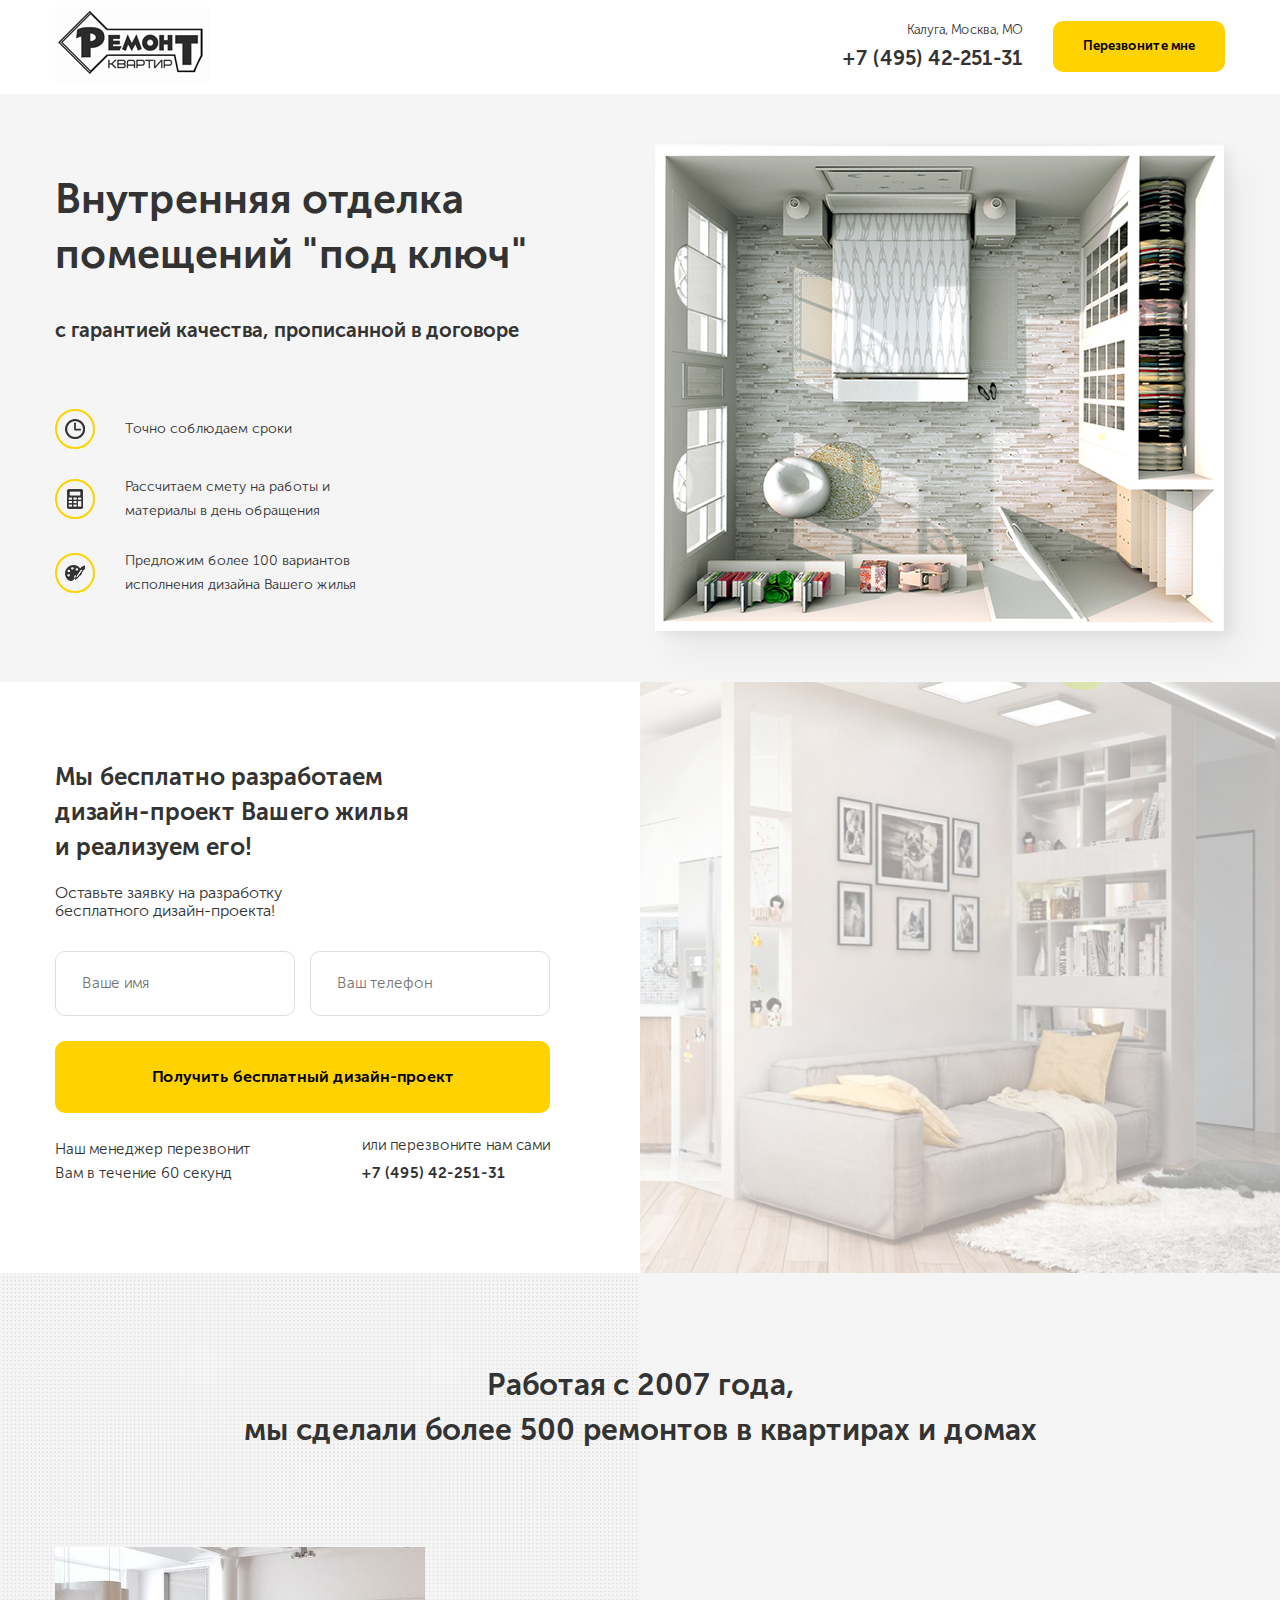
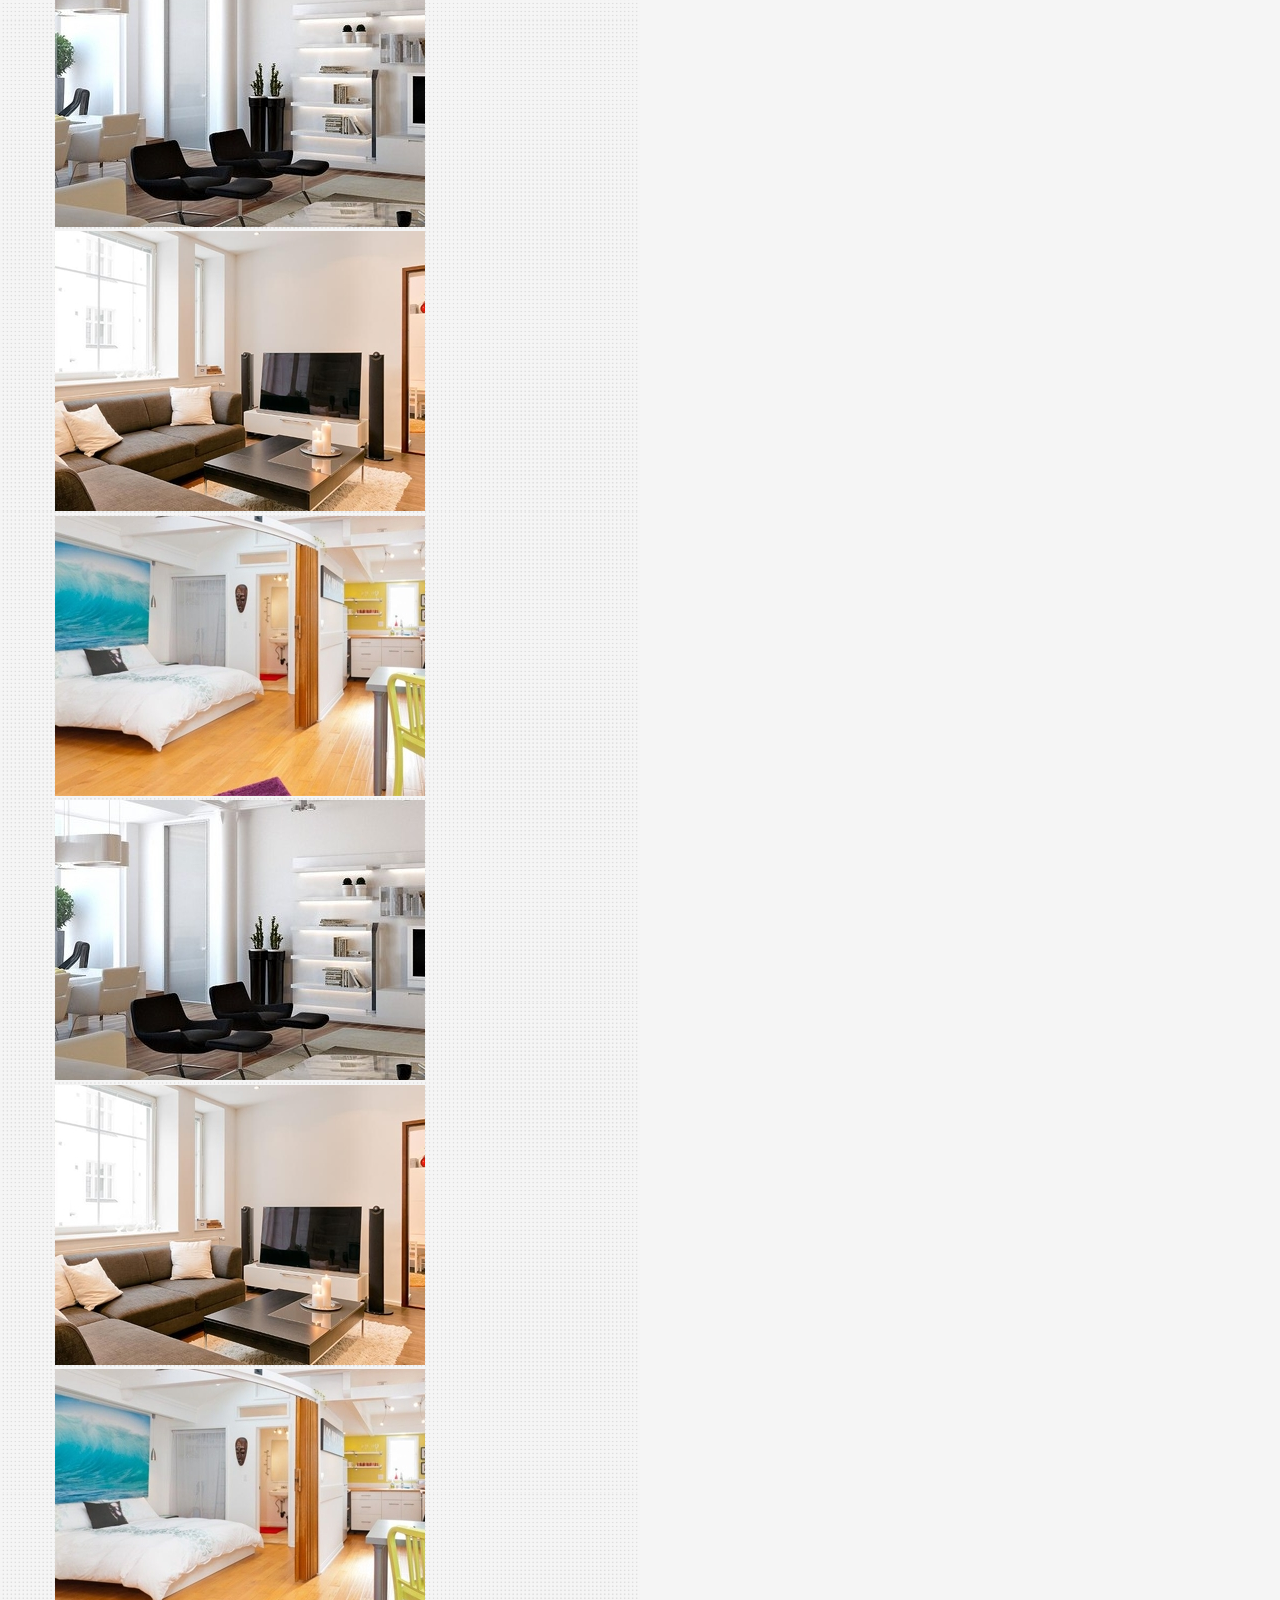
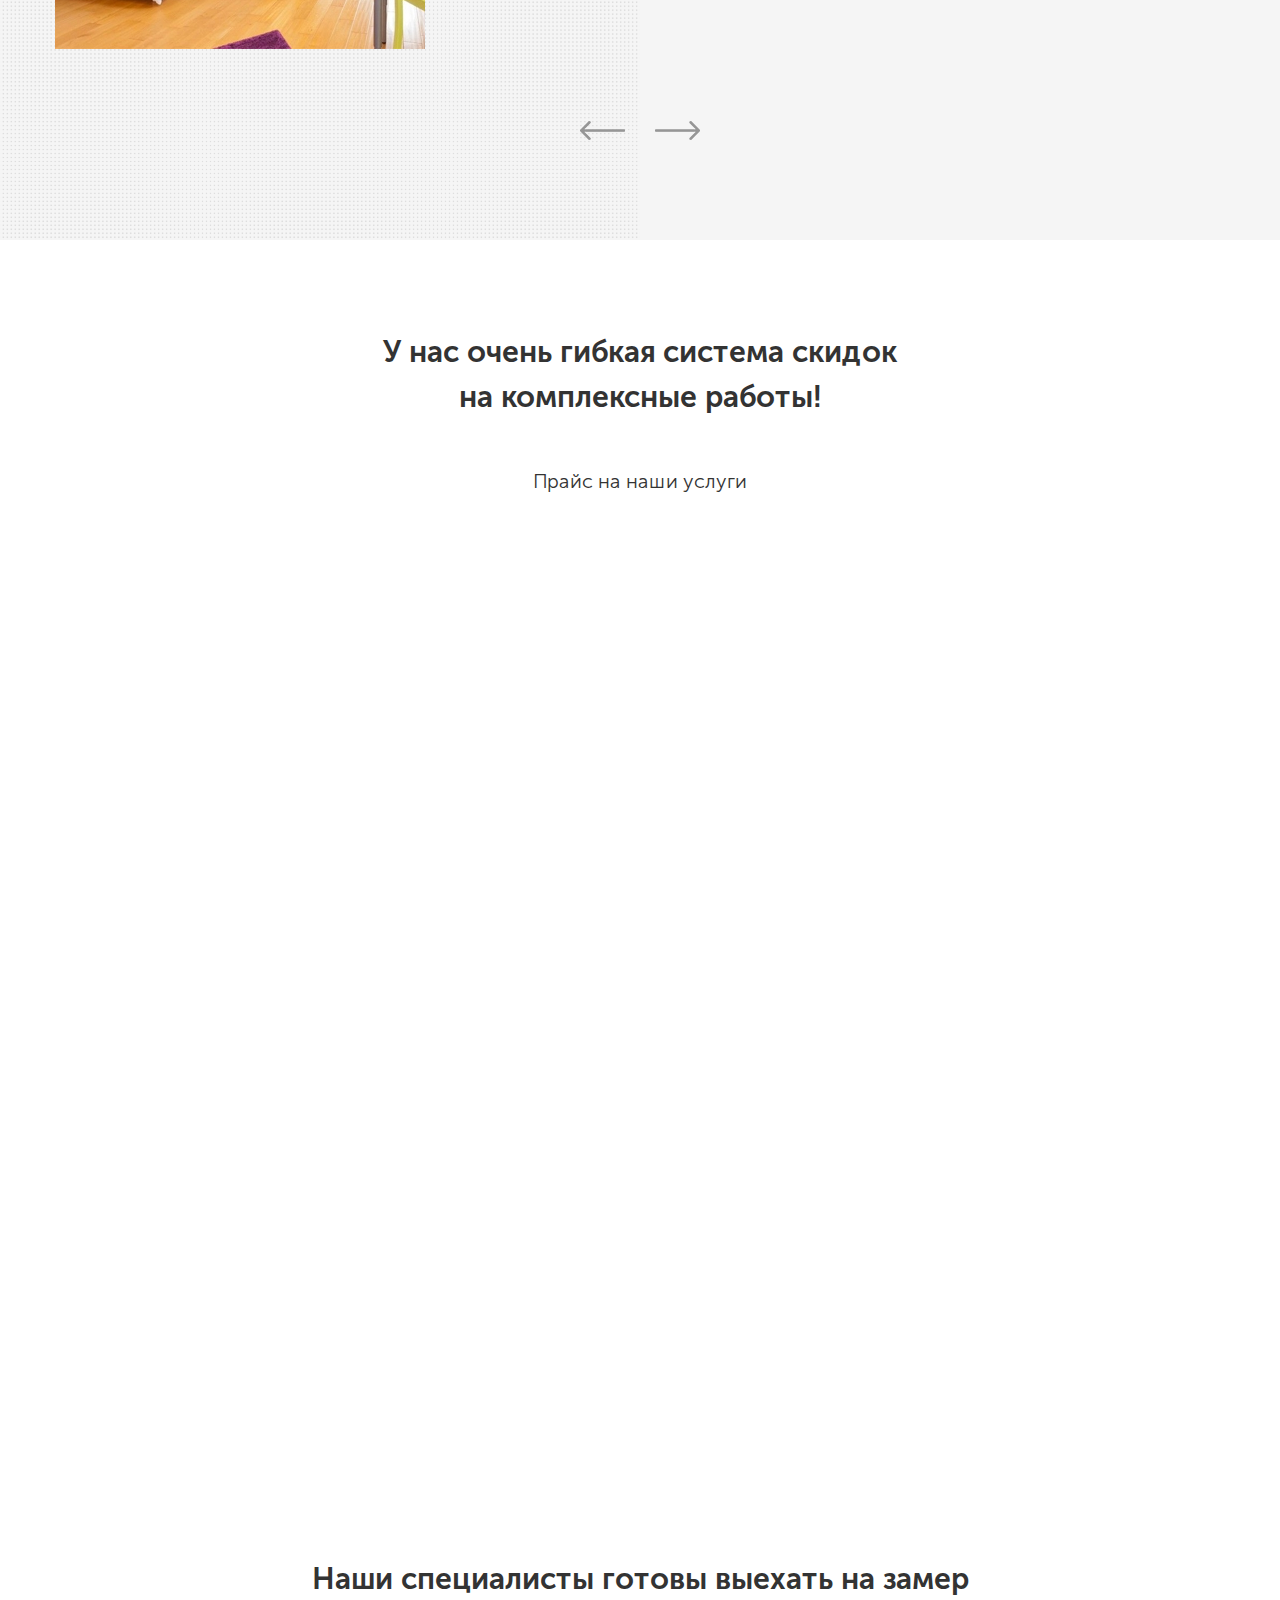
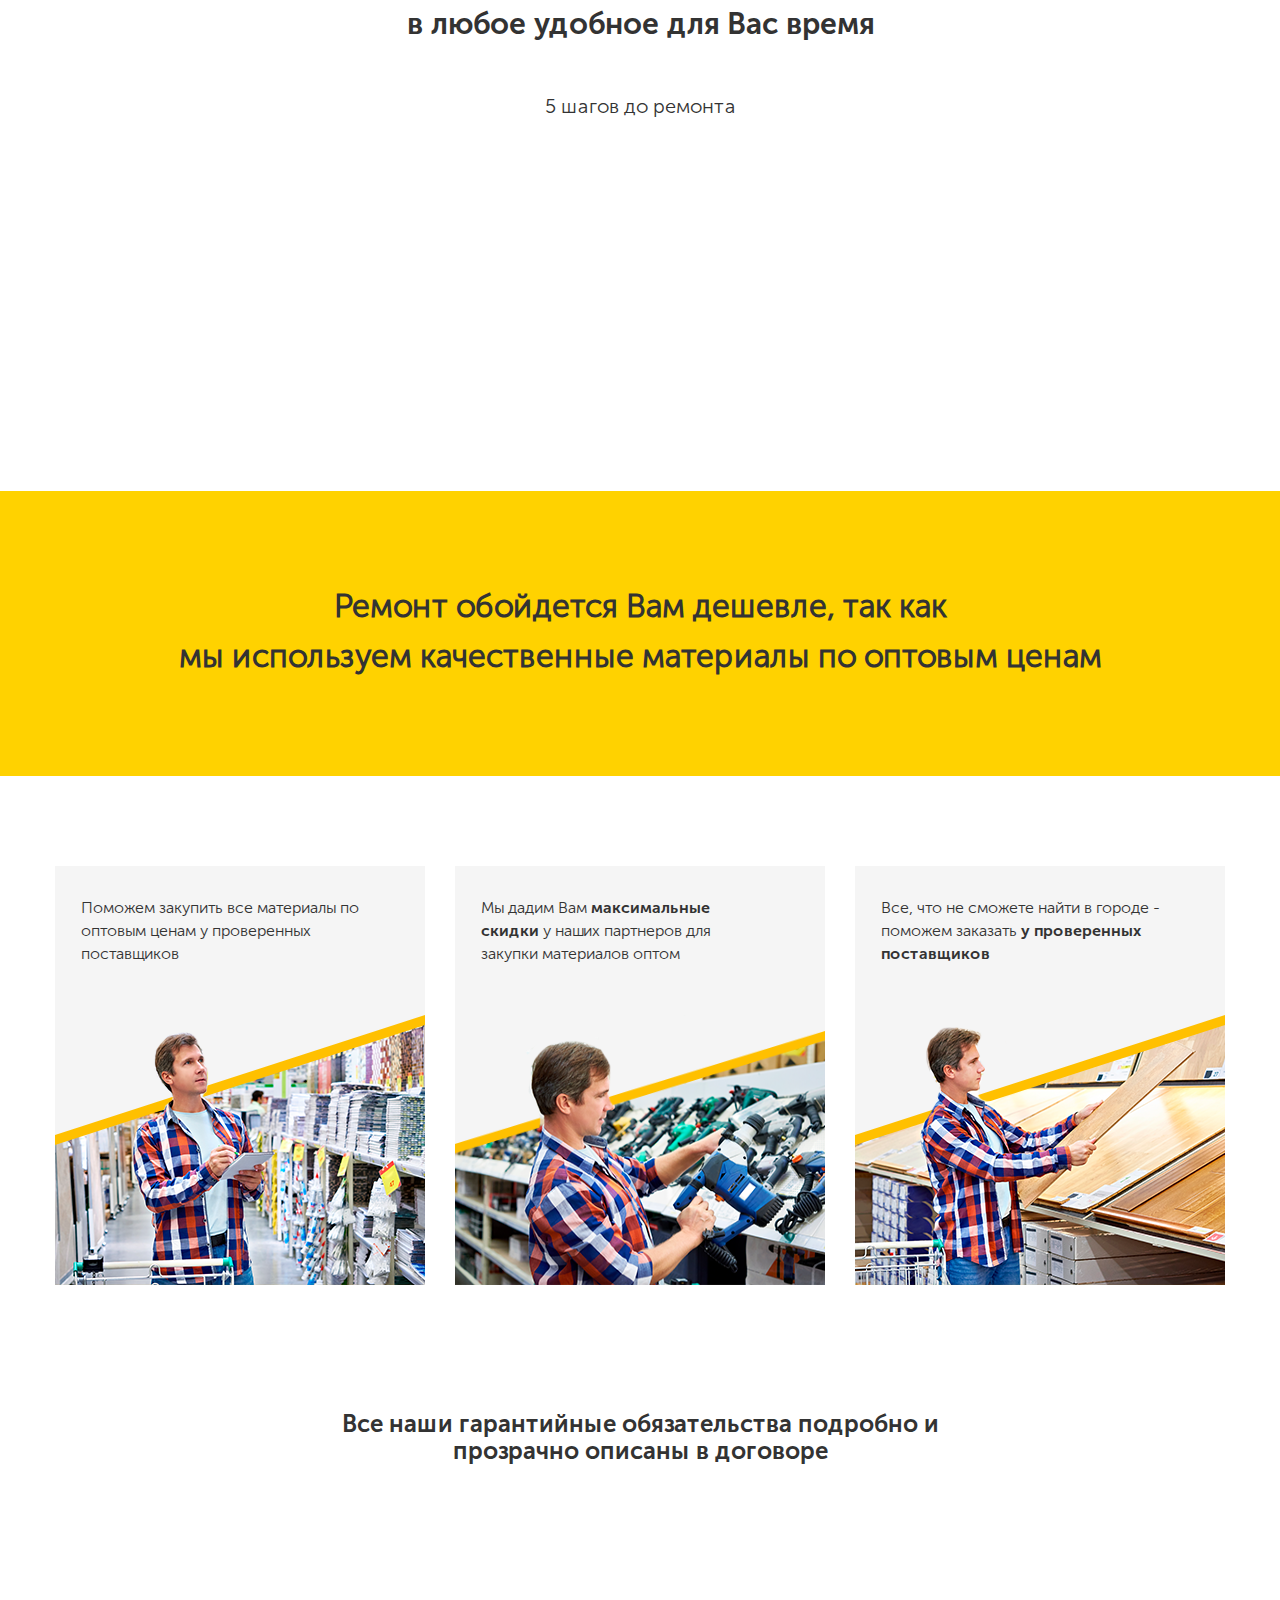
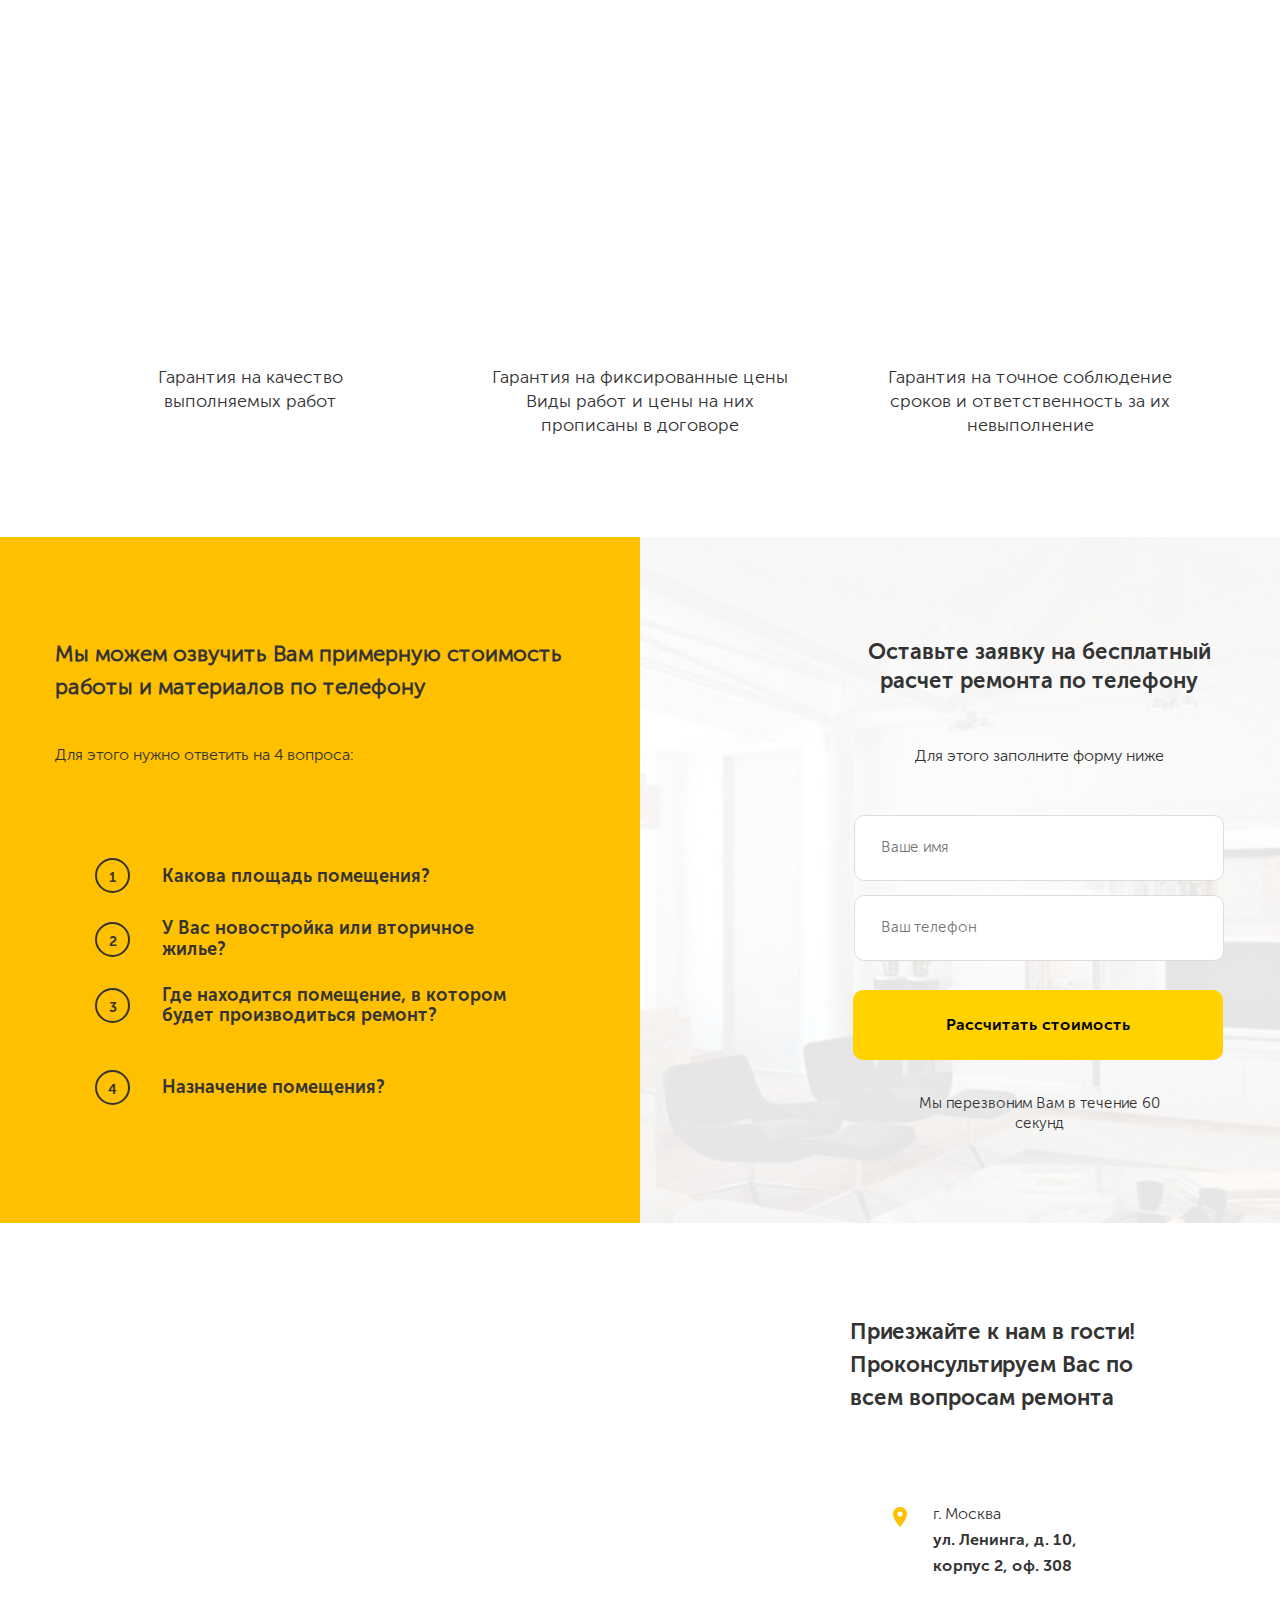
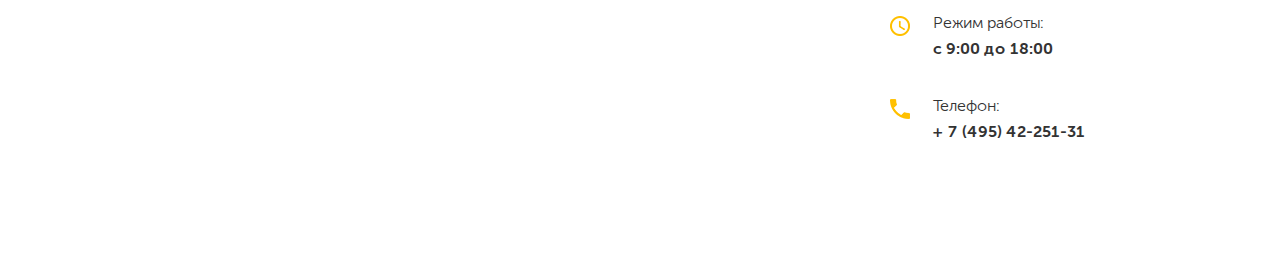
<file: src/index.html>
<!DOCTYPE html>
<html lang="ru">

<head>
  <meta charset="UTF-8">
  <meta name="viewport" content="width=device-width, initial-scale=1.0">
  <link rel="stylesheet" href="css/normalize.css">
  <link rel="stylesheet" href="css/slick.css">
  <link rel="stylesheet" href="css/animate.css">
  <!-- <link rel="stylesheet" href="css/slick-theme.css"> -->
  <link rel="stylesheet" href="css/style.css">
  <title>repair-of-apartments</title>

</head>

<body>
  <nav class="navbar">
    <div class="container">
      <div class="navbar-block">
        <div class="navbar__logo">
          <img src="img/navbar/logo.png" alt="логотип">
        </div>
        <!-- /.navbar__logo -->
        <div class="navbar__info">
          <div class="navbar__contacts">
            <span class="navbar__address">Калуга, Москва, МО</span>
            <a class="navbar__phone" href="tel:+74954225131">+7 (495) 42-251-31</a>
          </div>
          <!-- /.navbar__contacts -->
          <button class="button navbar__button" id="button">Перезвоните мне</button>
        </div>
        <!-- /.navbar__info -->
      </div>
      <!-- /.navbar-block -->
    </div>
    <!-- /.container -->
  </nav>
  <!-- /.navbar -->

  <main>
    <section class="hero">
      <div class="container">
        <div class="hero-block">
          <div class="hero-text">
            <h1 class="hero-text__title">Внутренняя отделка помещений "под ключ"</h1>
            <p class="hero-text__subtitle">с гарантией качества, прописанной в договоре</p>
            <div class="hero-list">
              <div class="hero-list__items">
                <div class="hero-list__image">
                  <img src="img/hero/clock.png" alt="clock">
                </div>
                <span class="hero-list__text">Точно соблюдаем сроки</span>
              </div>
              <div class="hero-list__items">
                <div class="hero-list__image">
                  <img src="img/hero/calculator.png" alt="calculator">
                </div>
                <span class="hero-list__text">Рассчитаем смету на работы и материалы в день обращения</span>
              </div>
              <div class="hero-list__items">
                <div class="hero-list__image">
                  <img src="img/hero/paint-board.png" alt="paint-board">
                </div>
                <span class="hero-list__text">Предложим более 100 вариантов исполнения дизайна Вашего жилья</span>
              </div>
            </div>
          </div>
          <!-- /.hero-text -->
          <div class="hero-img hero__img">
            <img class="hero-img_shadow" src="img/hero/hero-image.jpg" alt="План квартиры">
          </div>
          <!-- /.hero-img -->
        </div>
        <!-- /.hero-block -->
      </div>
      <!-- /.container -->
    </section>
    <!-- /.hero -->
    <section class="offer">
      <div class="container">
        <div class="offer-block">
          <h2 class="section-title offer__title">Мы бесплатно разработаем дизайн-проект Вашего жилья и реализуем его!
          </h2>
          <!-- /.section-title -->
          <span class="section-subtitle offer__subtitle">Оставьте заявку на разработку бесплатного
            дизайн-проекта!</span>
          <!-- /.section-subtitle -->
          <form action="mail.php" method="post" class="form offer__form" id="offer-form">
            <div class="offer-form__input">
              <span class="offer-form__error">
                <input type="text" name="username" class="input offer__input" placeholder="Ваше имя">
              </span>
              <span class="offer-form__error">
                <input type="tel" name="phone" class="input offer__input phone" placeholder="Ваш телефон">
              </span>
            </div>
            <button type="submit" class="button offer__button">Получить бесплатный дизайн-проект</button>
          </form>
          <!-- /.form offer__form -->
          <div class="offer-feedback">
            <p class="offer-feedback__text">Наш менеджер перезвонит Вам в течение 60 секунд</p>
            <div class="offer__contacts">
              <p class="offer__text">или перезвоните нам сами</p>
              <a class="offer__phone" href="tel:+7(495)4225131">+7 (495) 42-251-31</a>
            </div>
          </div>
        </div>
        <!-- /.offer-block -->
      </div>
      <!-- /.container -->
    </section>
    <!-- /.offer -->


    <section class="section portfolio">
      <div class="container">
        <h2 class="section-title portfolio__title">Работая с 2007 года,<br> мы сделали более 500 ремонтов в квартирах и
          домах</h2>
        <div class="slider">
          <div class="slider__item">
            <img class="slider__image" src="img/portfolio/slider-1.jpg" alt="slider-1">
          </div>
          <!-- /.slider__item -->
          <div class="slider__item">
            <img class="slider__image" src="img/portfolio/slider-2.jpg" alt="slider-2">
          </div>
          <!-- /.slider__item -->
          <div class="slider__item">
            <img class="slider__image" src="img/portfolio/slider-3.jpg" alt="slider-3">
          </div>
          <!-- /.slider__item -->
          <div class="slider__item">
            <img class="slider__image" src="img/portfolio/slider-1.jpg" alt="slider-1">
          </div>
          <!-- /.slider__item -->
          <div class="slider__item">
            <img class="slider__image" src="img/portfolio/slider-2.jpg" alt="slider-2">
          </div>
          <!-- /.slider__item -->
          <div class="slider__item">
            <img class="slider__image" src="img/portfolio/slider-3.jpg" alt="slider-3">
          </div>
          <!-- /.slider__item -->
        </div>
        <!-- /.slider -->

        <div class="arrows portfolio__arrows">
          <div class="arrows__left">
            <img src="img/portfolio/left-arrow.png" alt="left-arrow">
          </div>
          <div class="arrows__right">
            <img src="img/portfolio/right-arrow.png" alt="right-arrow">
          </div>
        </div>
      </div>
      <!-- /.container -->
    </section>
    <!-- /.section portfolio -->


    <section class="section price">
      <div class="container">
        <h2 class="section-title price__title">У нас очень гибкая система скидок на комплексные работы!</h2>
        <!-- /.section-title price__title -->
        <span class="section-subtitle price__subtitle">Прайс на наши услуги</span>
        <!-- /.section-subtitle price__subtitle -->
        <div class="cards">
          <div class="card price__card wow fadeInUp" data-wow-delay="0.1s">
            <div class="card__image">
              <img class="card__image_block"  src="img/price/bathroom.jpg" alt="Ремонт ванных комнат и с/у">
            </div>
            <!-- /.card__image -->
            <div class="card__text">
              <h4 class="card__title">Ремонт ванных комнат и с/у</h4>
              <!-- /.card__title -->
              <a href="#" data-target="bathroom" class="card__link">Узнать цены</a>
              <!-- /.card__link -->
            </div>
            <!-- /.card__text -->
          </div>
          <!-- /.card -->
          <div class="card price__card wow fadeInUp" data-wow-delay="0.2s">
            <div class="card__image">
              <img class="card__image_block" src="img/price/living.jpg" alt="Ремонт комнат и квартир">
            </div>
            <!-- /.card__image -->
            <div class="card__text">
              <h4 class="card__title">Ремонт комнат и квартир</h4>
              <!-- /.card__title -->
              <a href="#" data-target="living" class="card__link">Узнать цены</a>
              <!-- /.card__link -->
            </div>
            <!-- /.card__text -->
          </div>
          <!-- /.card -->
          <div class="card price__card wow fadeInUp" data-wow-delay="0.3s">
            <div class="card__image">
              <img class="card__image_block"  src="img/price/office.jpg" alt="Ремонт комнат и квартир">
            </div>
            <!-- /.card__image -->
            <div class="card__text">
              <h4 class="card__title">Отделка офисных помещений</h4>
              <!-- /.card__title -->
              <a href="#" data-target="office" class="card__link">Узнать цены</a>
              <!-- /.card__link -->
            </div>
            <!-- /.card__text -->
          </div>
          <!-- /.card -->
          <div class="card price__card wow fadeInUp" data-wow-delay="0.4s">
            <div class="card__image">
              <img class="card__image_block" src="img/price/buildings.jpg" alt="Ремонт в новостройках">
            </div>
            <!-- /.card__image -->
            <div class="card__text">
              <h4 class="card__title">Ремонт в новостройках</h4>
              <!-- /.card__title -->
              <a href="#" data-target="buildings" class="card__link">Узнать цены</a>
              <!-- /.card__link -->
            </div>
            <!-- /.card__text -->
          </div>
          <!-- /.card -->
          <div class="card price__card wow fadeInUp" data-wow-delay="0.5s">
            <div class="card__image">
              <img class="card__image_block" src="img/price/kitchen.jpg" alt="Ремонт кухонь">
            </div>
            <!-- /.card__image -->
            <div class="card__text">
              <h4 class="card__title">Ремонт кухонь</h4>
              <!-- /.card__title -->
              <a href="#" data-target="kitchen" class="card__link">Узнать цены</a>
              <!-- /.card__link -->
            </div>
            <!-- /.card__text -->
          </div>
          <!-- /.card -->
          <div class="card price__card wow fadeInUp" data-wow-delay="0.6s">
            <div class="card__image">
              <img class="card__image_block" src="img/price/houses.jpg" alt="Ремонт дач и коттеджей">
            </div>
            <!-- /.card__image -->
            <div class="card__text">
              <h4 class="card__title">Ремонт дач и коттеджей</h4>
              <!-- /.card__title -->
              <a href="#" data-target="houses" class="card__link">Узнать цены</a>
              <!-- /.card__link -->
            </div>
            <!-- /.card__text -->
          </div>
          <!-- /.card -->
        </div>
        <!-- /.cards -->
      </div>
      <!-- /.container -->
    </section>
    <!-- /.section price -->

    <section class="section steps">
      <div class="container">
        <h2 class="section-title steps__title">Наши специалисты готовы выехать на замер в любое удобное для Вас время</h2>
        <!-- /.section-title steps__title -->
        <span class="section-subtitle steps__subtitle">5 шагов до ремонта</span>
        <!-- /.section-subtitle steps__subtitle -->
        <div class="steps-block">
          <div class="step wow fadeInUp" data-wow-delay="0.1s">
            <div class="step__image">
              <img src="img/steps/woman-with-headset.png" alt="woman-with-headset">
            </div>
            <!-- /.step__image -->
            <p class="step__text">Вы звоните нам или оставляете заявку</p>
            <!-- /.step__text -->
          </div>
          <!-- /.step -->
          <div class="step wow fadeInUp" data-wow-delay="0.2s">
            <div class="step__image">
              <img src="img/steps/wall-clock.png" alt="wall-clock">
            </div>
            <!-- /.step__image -->
            <p class="step__text">Согласуем удобное для Вас время выезда специалиста на замер</p>
            <!-- /.step__text -->
          </div>
          <!-- /.step -->
          <div class="step wow fadeInUp" data-wow-delay="0.3s">
            <div class="step__image">
              <img src="img/steps/money.png" alt="/money">
            </div>
            <!-- /.step__image -->
            <p class="step__text">Рассчитываем смету согласовываем с Вами</p>
            <!-- /.step__text -->
          </div>
          <!-- /.step -->
          <div class="step wow fadeInUp" data-wow-delay="0.4s">
            <div class="step__image wow fadeInUp">
              <img src="img/steps/folded-document-icon.png" alt="folded-document-icon">
            </div>
            <!-- /.step__image -->
            <p class="step__text">Подписываем договор закупаем материал по оптовым ценам</p>
            <!-- /.step__text -->
          </div>
          <!-- /.step -->
          <div class="step wow fadeInUp" data-wow-delay="0.5s">
            <div class="step__image">
              <img src="img/steps/calendar.png" alt="calendar">
            </div>
            <!-- /.step__image -->
            <p class="step__text">Выполняем ремонт в указанные сроки</p>
            <!-- /.step__text -->
          </div>
          <!-- /.step -->
        </div>
        <!-- /.steps-block -->
      </div>
      <!-- /.container -->
    </section>
    <!-- /.section steps -->

    <section class="section info">
      <div class="container">
        <h2 class="setction-title info__title">Ремонт обойдется Вам дешевле, так как<br> мы используем качественные материалы по оптовым ценам</h2>
        <!-- /.setction-title info__title -->
      </div>
      <!-- /.container -->
    </section>
    <!-- /.section info -->

    <section class="section service">
      <div class="container">
        <div class="service-cards">
          <div class="service-card">
            <p class="service-card__text">Поможем закупить все материалы по оптовым ценам у проверенных поставщиков</p>
            <!-- /.service-card__text -->
            <div class="service-card__image">
              <img class="service-card__img" src="img/service/service-img-1.png" alt="service-img-1">
            </div>
            <!-- /.service-card__image -->
          </div>
          <!-- /.service-card -->
          <div class="service-card">
            <p class="service-card__text">Мы дадим Вам <span class="text-strong">максимальные скидки</span> у наших партнеров для закупки материалов оптом</p>
            <!-- /.service-card__text -->
            <div class="service-card__image">
              <img class="service-card__img" src="img/service/service-img-2.png" alt="service-img-2">
            </div>
            <!-- /.service-card__image -->
          </div>
          <!-- /.service-card -->
          <div class="service-card">
            <p class="service-card__text">Все, что не сможете найти в городе - поможем заказать<span class="text-strong"> у проверенных поставщиков</span></p>
            <!-- /.service-card__text -->
            <div class="service-card__image">
              <img class="service-card__img" src="img/service/service-img-3.png" alt="service-img-3">
            </div>
            <!-- /.service-card__image -->
          </div>
          <!-- /.service-card -->
        </div>
        <!-- /.service-cards -->
      </div>
      <!-- /.container -->
    </section>
    <!-- /.section service -->
    <section class="agreement">
      <div class="container">
        <h2 class="section-title agreement__title">Все наши гарантийные обязательства подробно и прозрачно описаны в
          договоре</h2>
        <!-- /.agreement__title -->
        <div class="agreement-wrap">
          <div class="agreement-block agreement__block">
            <div class="agreement__image wow fadeInUp" data-wow-delay="0.1s">
              <img class="agreement__img" src="img/agreement/agreement-1.jpg" alt="договор-1">
            </div>
            <!-- /.agreement__image -->
            <p class="agreement__text">Гарантия на качество выполняемых работ</p>
          </div>
          <div class="agreement-block agreement__block">
            <div class="agreement__image wow fadeInUp" data-wow-delay="0.2s">
              <img class="agreement__img" src="img/agreement/agreement-2.jpg" alt="договор-2">
            </div>
            <!-- /.agreement__image -->
            <p class="agreement__text">Гарантия на фиксированные цены Виды работ и цены на них прописаны в договоре</p>
          </div>
          <div class="agreement-block agreement__block">
            <div class="agreement__image wow fadeInUp" data-wow-delay="0.3s">
              <img class="agreement__img" src="img/agreement/agreement-3.jpg" alt="договор-3">
            </div>
            <!-- /.agreement__image -->
            <p class="agreement__text">Гарантия на точное соблюдение сроков и ответственность за их невыполнение</p>
          </div>
    
        </div>
        <!-- /.agreement-block -->
      </div>
      <!-- /.container -->
    </section>
    <!-- /.section agreement -->

    <section class="section brif">
      <div class="container">
        <div class="brif-block">
          <div class="interview brif__interview">
            <h3 class="setion-title interview__title">Мы можем озвучить Вам примерную стоимость работы и материалов по телефону</h3>
            <span class="section-subtitle interview__subtitle">Для этого нужно ответить на 4 вопроса:</span>
            <ul class="interview-list">
              <li class="interview-list__item">
                <span class="interview-list__counter">1</span>
                <span class="interview-list__text">Какова площадь помещения?</span>
              </li>
              <li class="interview-list__item">
                <span class="interview-list__counter">2</span>
                <span class="interview-list__text">У Вас новостройка или вторичное жилье?</span>
              </li>
              <li class="interview-list__item">
                <span class="interview-list__counter">3</span>
                <span class="interview-list__text">Где находится помещение, в котором будет производиться ремонт?</span>
              </li>
              <li class="interview-list__item">
                <span class="interview-list__counter">4</span>
                <span class="interview-list__text">Назначение помещения?</span>
              </li>
            </ul>
          </div>
          <!-- /.interview brif__interview -->
          <div class="form brif__form">
            <h3 class="section-title form__title">Оставьте заявку на бесплатный расчет ремонта по телефону</h3>
            <span class="section-subtitle form__subtitle">Для этого заполните форму ниже</span>
            <form action="mail.php" method="POST" id="brif-form">
              <div class="brif-form__input"><input type="text" name="username" class="input brif__input" placeholder="Ваше имя"></div>
              <div class="brif-form__input"><input type="tel" name="phone" class="input brif__input phone" placeholder="Ваш телефон"></div>
              <button class="button brif__button" type="submit">Рассчитать стоимость</button>
              <span class="form__direction">Мы перезвоним Вам в течение 60 секунд</span>
            </form>
          </div>
          <!-- /.form brif__form -->
        </div>
        <!-- /.brif-block -->
      </div>
      <!-- /.container -->
    </section>
    <!-- /.section brif -->

  </main>

  <footer class="footer">
    <div class="map" id="map">
     <!--  <script type="text/javascript" charset="utf-8" async
        src="https://api-maps.yandex.ru/services/constructor/1.0/js/?um=constructor%3A033f2cc847f7c95b50ae60308b8264680601cdf2eb708dd9284ee76826294014&amp;width=100%25&amp;height=640&amp;lang=ru_UA&amp;scroll=false "></script>
     --></div>
      <div class="contacts-block">
        <div class="contacts">
          <h3 class="contacts__title">Приезжайте к нам в гости!Проконсультируем Вас по всем вопросам ремонта</h3>
          <ul class="contacts-list">
            <li class="contacts-list__item">
              <span class="contacts-list__icon">
                <img src="img/footer/map-placeholder.png" alt="map-placeholder">
              </span>
              <span class="contacts-list__text">г. Москва <span class="text-strong"><br>ул. Ленинга, д. 10, <br>корпус 2, оф. 308</span></span>
            </li>
            <li class="contacts-list__item">
              <span class="contacts-list__icon">
                <img src="img/footer/clock.png" alt="clock">
              </span>
              <span class="contacts-list__text">Режим работы: <span class="text-strong"><br>с 9:00 до 18:00</span></span>
            </li>
            <li class="contacts-list__item">
              <span class="contacts-list__icon">
                <img src="img/footer/phone-call-button.png" alt="phone-call-button">
              </span>
              <span class="contacts-list__text">Телефон: <a  class="text-strong" href="tel:+ 74954225131"><br>+ 7 (495) 42-251-31</a></span>
            </li>
          </ul>
        </div>
    </div>
  </footer>
  <!-- /.section footer -->

  <div class="modal" id="modal">
    <div class="container">
    <div class="modal-dialog">
      <button class="modal-dialog__close close">&times;</button>
      <div class="modal-column">
        <div class="modal-content"></div>
      </div>
      <div class="modal-column modal__column">
        <h3 class="section-title modal__title">Узнайте точную стоимость ремонта по телефону!</h3>
        <span class="section-subtitle modal__subtitle">Заполните поля ниже - мы свяжемся с Вами</span>
        <form action="mail.php" method="POST" id="modal-form">
          <div class="modal-form__input">
            <input type="text" name="username" class="input modal__input" placeholder="Ваше имя">
          </div>
          <div class="modal-form__input">
            <input type="tel" name="phone" class="input modal__input phone" placeholder="Ваш телефон">
          </div>
          <button class="button modal__button" type="submit">Узнать стоимость</button>
          <span class="form__direction">Или Вы можете перезвонить нам сами по телефону:</span>
          <a class="modal-form__link" href="tel:+78182425131">+7 (8182) 42-51-31</a>
        </form>
      </div>
      </div>
    </div>
    <!-- /.modal-dialog -->
  </div>
  <!-- /.modal -->



  <!-- Подключение библиотек и скриптов -->
  <script src="https://code.jquery.com/jquery-3.4.1.min.js" integrity="sha256-CSXorXvZcTkaix6Yvo6HppcZGetbYMGWSFlBw8HfCJo=" crossorigin="anonymous"></script>
  <script src="js/modal.js"></script>
  <script src="js/slick.min.js"></script>
  <script src="js/slider.js"></script>
  <script src="js/wow.min.js"></script>
  <script src="js/animate.js"></script>
  <script src="js/jquery.validate.min.js"></script>
  <script src="js/validate.js"></script>
  <script src="js/jquery.maskedinput.min.js"></script>
  <script src="https://api-maps.yandex.ru/2.1/?apikey=a3651fd2-9118-43fb-947c-5092aa734302&lang=ru_RU" type="text/javascript"></script>
  <script src="js/map.js"></script>
</body>

</html>
</file>
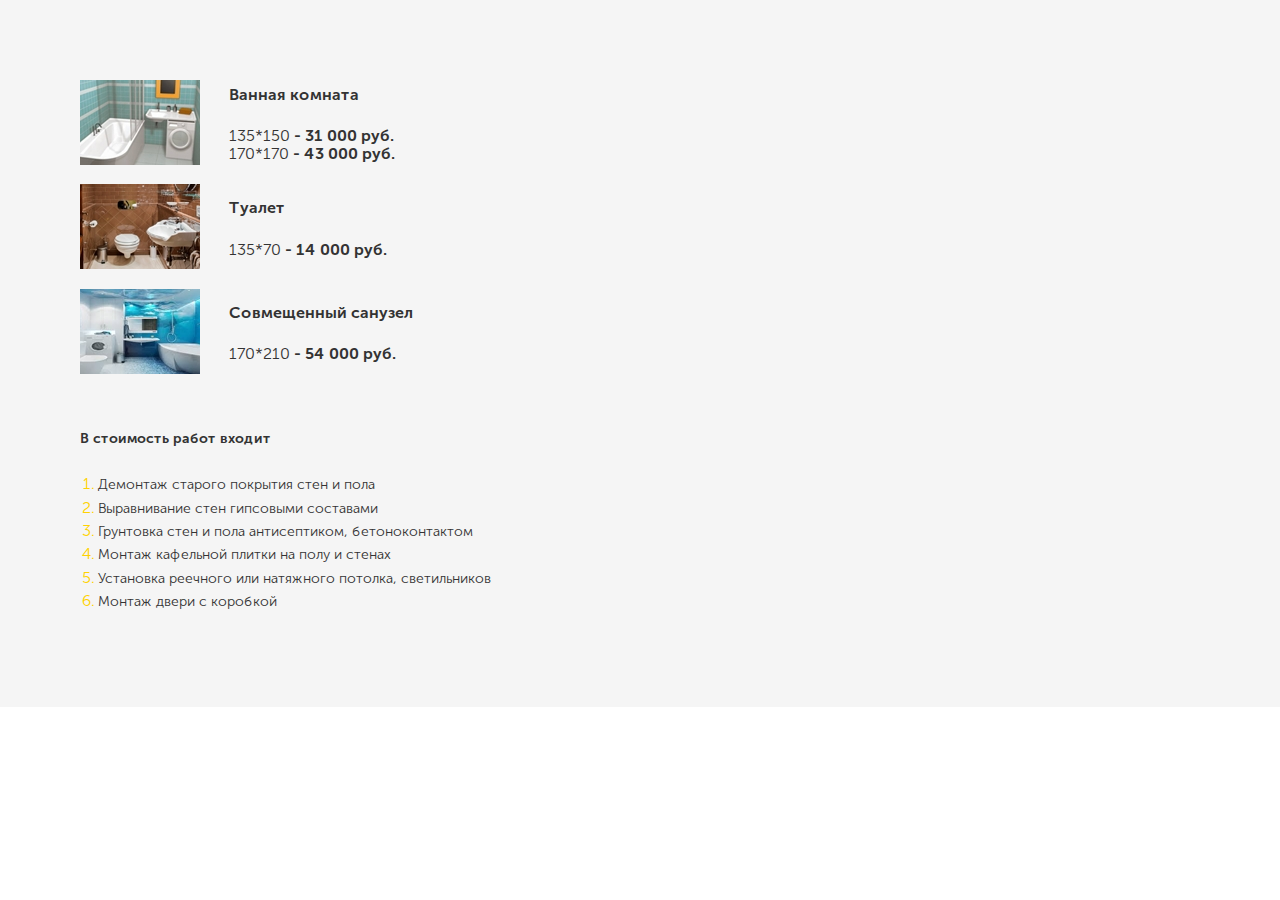
<file: src/bathroom.html>
<!DOCTYPE html>
<html lang="en">
<head>
	<meta charset="UTF-8">
	<meta name="viewport" content="width=device-width, initial-scale=1.0">
	<link rel="stylesheet" href="css/normalize.css">
	<link rel="stylesheet" href="css/style.css">
	<title>bath</title>
</head>
<body>
	<div class="bath">
		<div class="bath-repair bath__repair">
			<div class="bath-repair__image">
				<img src="img/bath/bath-1.jpg" alt="Ванная комната">
			</div>
			<div class="bath-repair__text">
				<h4 class="bath-repair__title">Ванная комната</h4>
				<span class="bath-repair__value">135*150 <span class="text-strong">- 31 000 руб.</span></span>
				<span class="bath-repair__value">170*170 <span class="text-strong">- 43 000 руб.</span></span>
			</div>
		</div>

		<div class="bath-repair bath__repair">
			<div class="bath-repair__image">
				<img src="img/bath/bath-2.jpg" alt="Туалет">
			</div>
			<div class="bath-repair__text">
				<h4 class="bath-repair__title">Туалет</h4>
				<span class="bath-repair__value">135*70 <span class="text-strong">- 14 000 руб.</span></span>
			</div>
		</div>

		<div class="bath-repair bath__repair">
			<div class="bath-repair__image">
				<img src="img/bath/bath-3.jpg" alt="Совмещенный санузел">
			</div>
			<div class="bath-repair__text">
				<h4 class="bath-repair__title">Совмещенный санузел</h4>
				<span class="bath-repair__value">170*210 <span class="text-strong">- 54 000 руб.</span></span>
			</div>
		</div>

		<div class="bath-service bath__service">
			<p class="bath-service__title">В стоимость работ входит</p>
			<ul class="bath-list">
				<li class="bath-list__item"><span class="bath-list__text">Демонтаж старого покрытия стен и пола</span></li>
				<li class="bath-list__item"><span class="bath-list__text">Выравнивание стен гипсовыми составами</span></li>
				<li class="bath-list__item"><span class="bath-list__text">Грунтовка стен и пола антисептиком, бетоноконтактом</span></li>
				<li class="bath-list__item"><span class="bath-list__text">Монтаж кафельной плитки на полу и стенах</span></li>
				<li class="bath-list__item"><span class="bath-list__text">Установка реечного или натяжного потолка, светильников</span></li>
				<li class="bath-list__item"><span class="bath-list__text">Монтаж двери с коробкой</span></li>
			</ul>
		</div>

	</div>
</body>
</html>
</file>
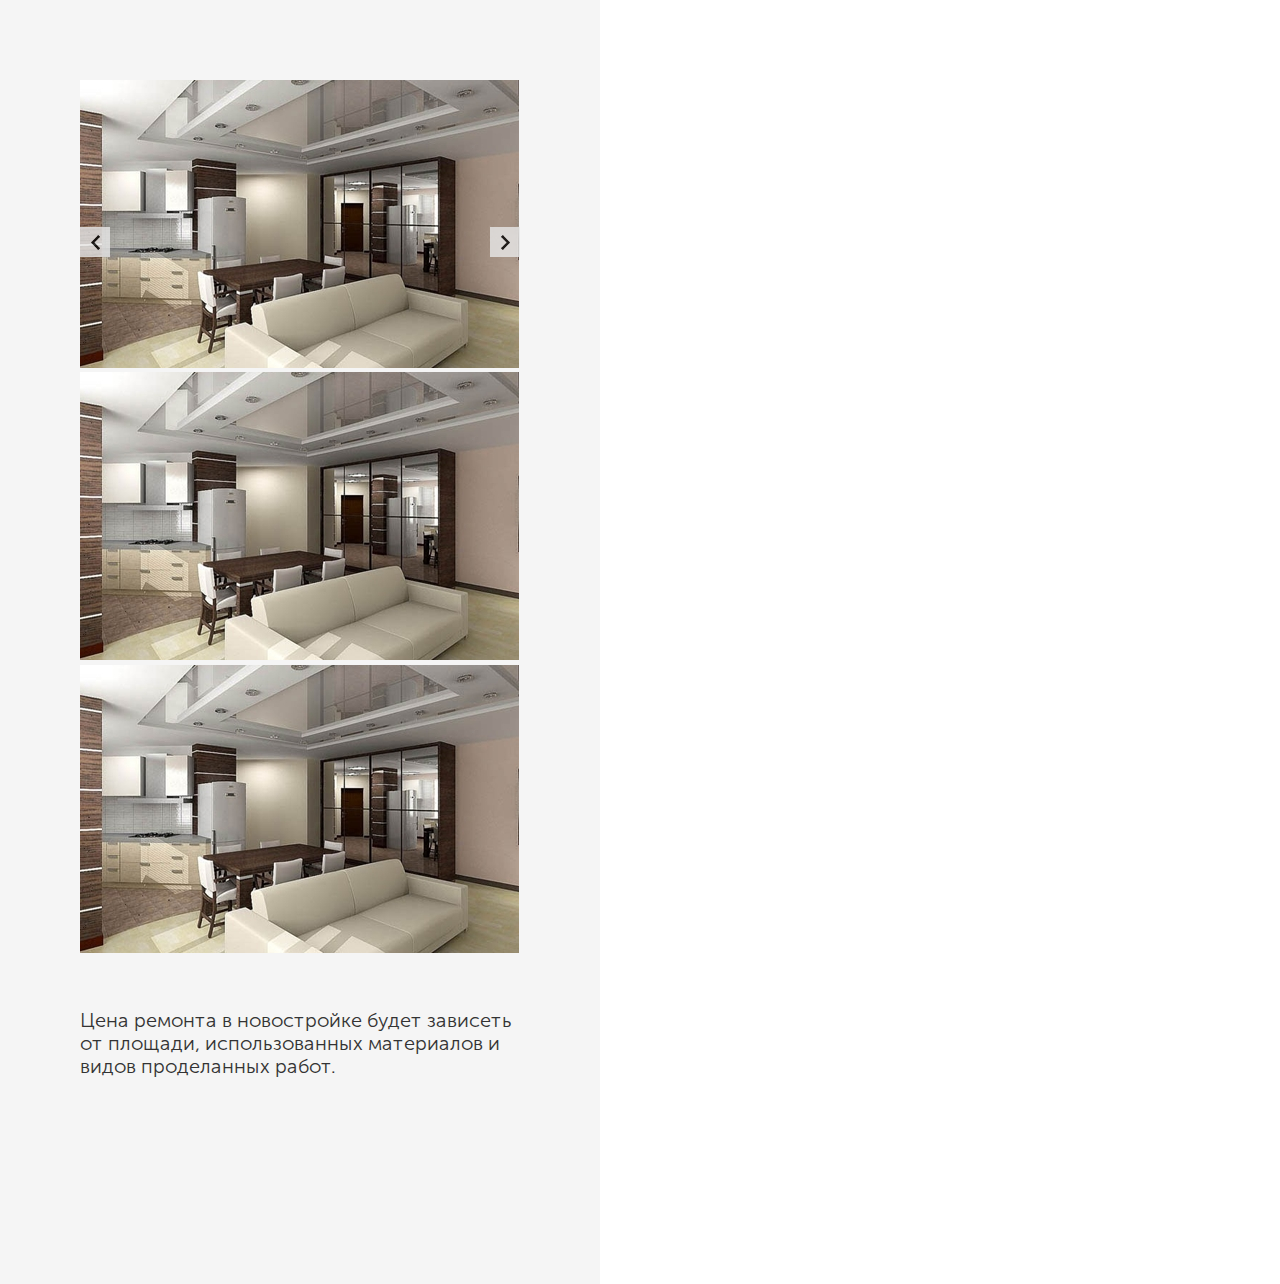
<file: src/buildings.html>
<!DOCTYPE html>
<html lang="ru">

<head>
	<meta charset="UTF-8">
	<meta name="viewport" content="width=device-width, initial-scale=1.0">
	<link rel="stylesheet" href="css/normalize.css">
	<link rel="stylesheet" href="css/slick.css">
	<link rel="stylesheet" href="css/style.css">
	<title>buildings</title>
</head>

<body>
	<div class="repair">
		<div class="repair-slider">
			<div class="repair-slider__item">
				<img src="img/repair/buildings.jpg" alt="">
			</div>
			<div class="repair-slider__item">
				<img src="img/repair/buildings.jpg" alt="">
			</div>
			<div class="repair-slider__item">
				<img src="img/repair/buildings.jpg" alt="">
			</div>
		</div>

		<div class="arrows repair-arrows">
			<div class="repair-arrows__left">
				<img src="img/repair/arrow-left.png" alt="">
			</div>
			<!-- /.offer-arrows__left -->
			<div class="repair-arrows__right">
				<img src="img/repair/arrow-right.png" alt="">
			</div>
			<!-- /.offer-arrows__right -->
		</div>

		<p class="repair__description">Цена ремонта в новостройке будет зависеть от площади, использованных материалов и видов
			проделанных работ.</p>

	</div>




	<script src="https://code.jquery.com/jquery-3.4.1.min.js"
		integrity="sha256-CSXorXvZcTkaix6Yvo6HppcZGetbYMGWSFlBw8HfCJo=" crossorigin="anonymous"></script>
	<script src="js/slick.min.js"></script>
	<!-- 	<script src="js/slider.js"></script> -->
	<script>
		$('.repair-slider').slick({
			slidesToShow: 1,
			slidesToScroll: 1,
			prevArrow: $('.repair-arrows__left'),
			nextArrow: $('.repair-arrows__right')
		});
	</script>
</body>

</html>
</file>
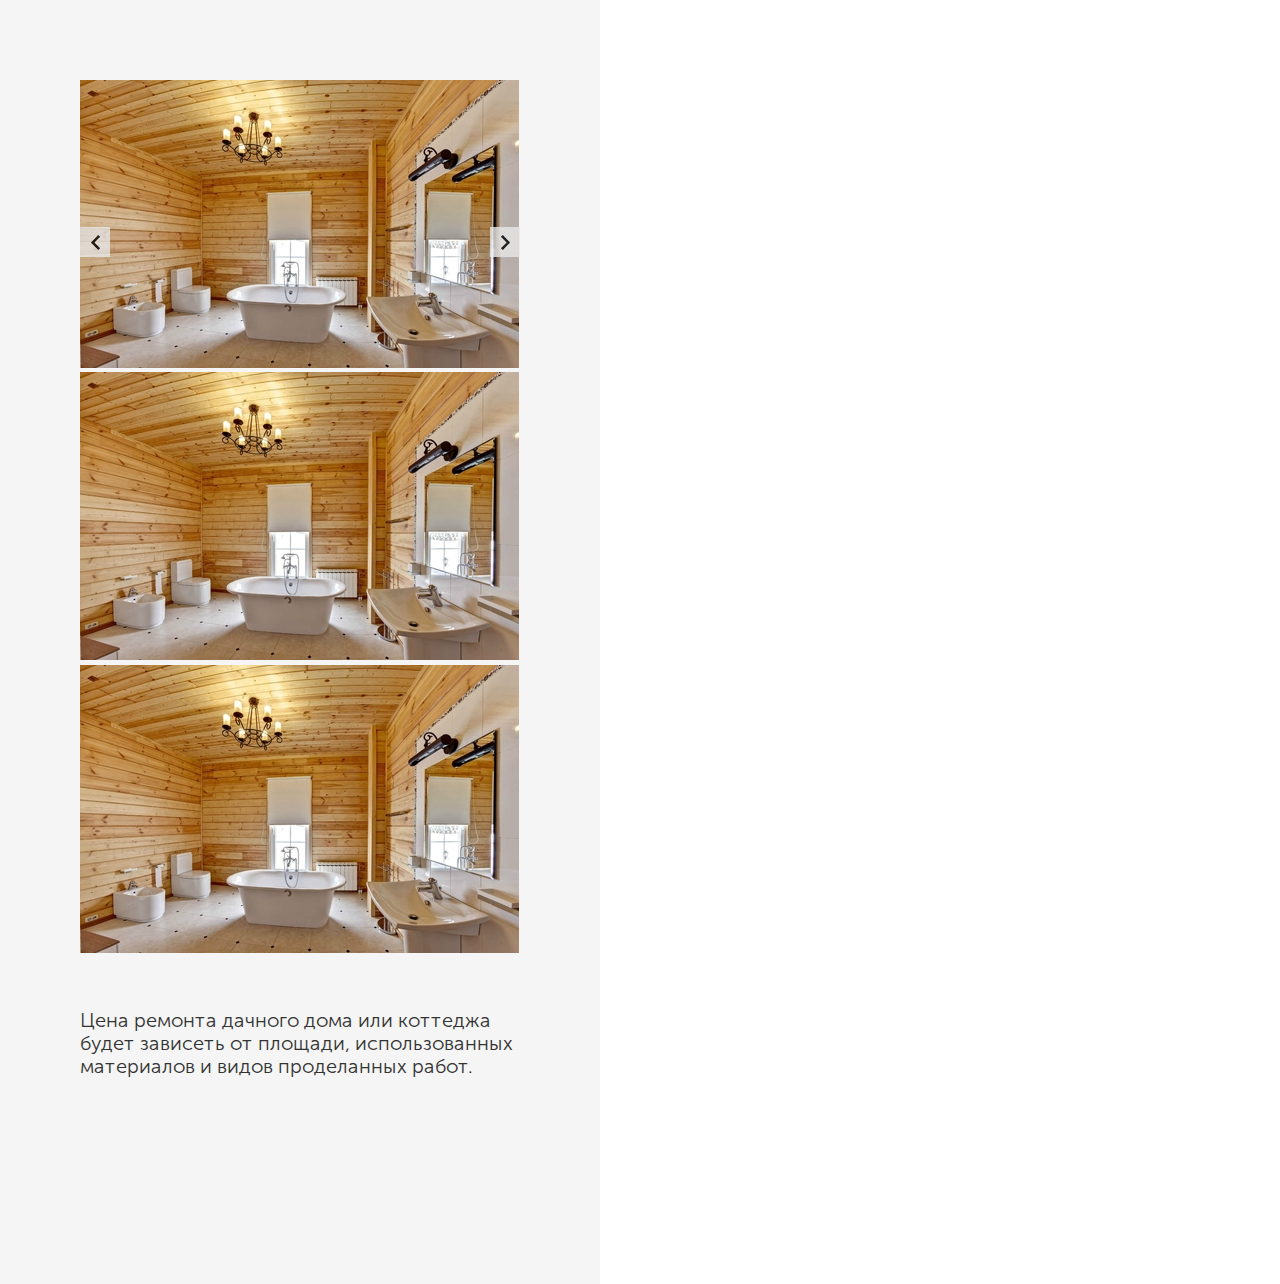
<file: src/houses.html>
<!DOCTYPE html>
<html lang="ru">

<head>
	<meta charset="UTF-8">
	<meta name="viewport" content="width=device-width, initial-scale=1.0">
	<link rel="stylesheet" href="css/normalize.css">
	<link rel="stylesheet" href="css/slick.css">
	<link rel="stylesheet" href="css/style.css">
	<title>houses</title>
</head>

<body>
	<div class="repair">
		<div class="repair-slider">
			<div class="repair-slider__item">
				<img src="img/repair/houses.jpg" alt="">
			</div>
			<div class="repair-slider__item">
				<img src="img/repair/houses.jpg" alt="">
			</div>
			<div class="repair-slider__item">
				<img src="img/repair/houses.jpg" alt="">
			</div>
		</div>

		<div class="arrows repair-arrows">
			<div class="repair-arrows__left">
				<img src="img/repair/arrow-left.png" alt="">
			</div>
			<!-- /.offer-arrows__left -->
			<div class="repair-arrows__right">
				<img src="img/repair/arrow-right.png" alt="">
			</div>
			<!-- /.offer-arrows__right -->
		</div>

		<p class="repair__description">Цена ремонта дачного дома или коттеджа будет зависеть от площади, использованных
			материалов и видов проделанных работ.</p>

	</div>




	<script src="https://code.jquery.com/jquery-3.4.1.min.js"
		integrity="sha256-CSXorXvZcTkaix6Yvo6HppcZGetbYMGWSFlBw8HfCJo=" crossorigin="anonymous"></script>
	<script src="js/slick.min.js"></script>
	<!-- 	<script src="js/slider.js"></script> -->
	<script>
		$('.repair-slider').slick({
			slidesToShow: 1,
			slidesToScroll: 1,
			prevArrow: $('.repair-arrows__left'),
			nextArrow: $('.repair-arrows__right')
		});
	</script>
</body>

</html>
</file>
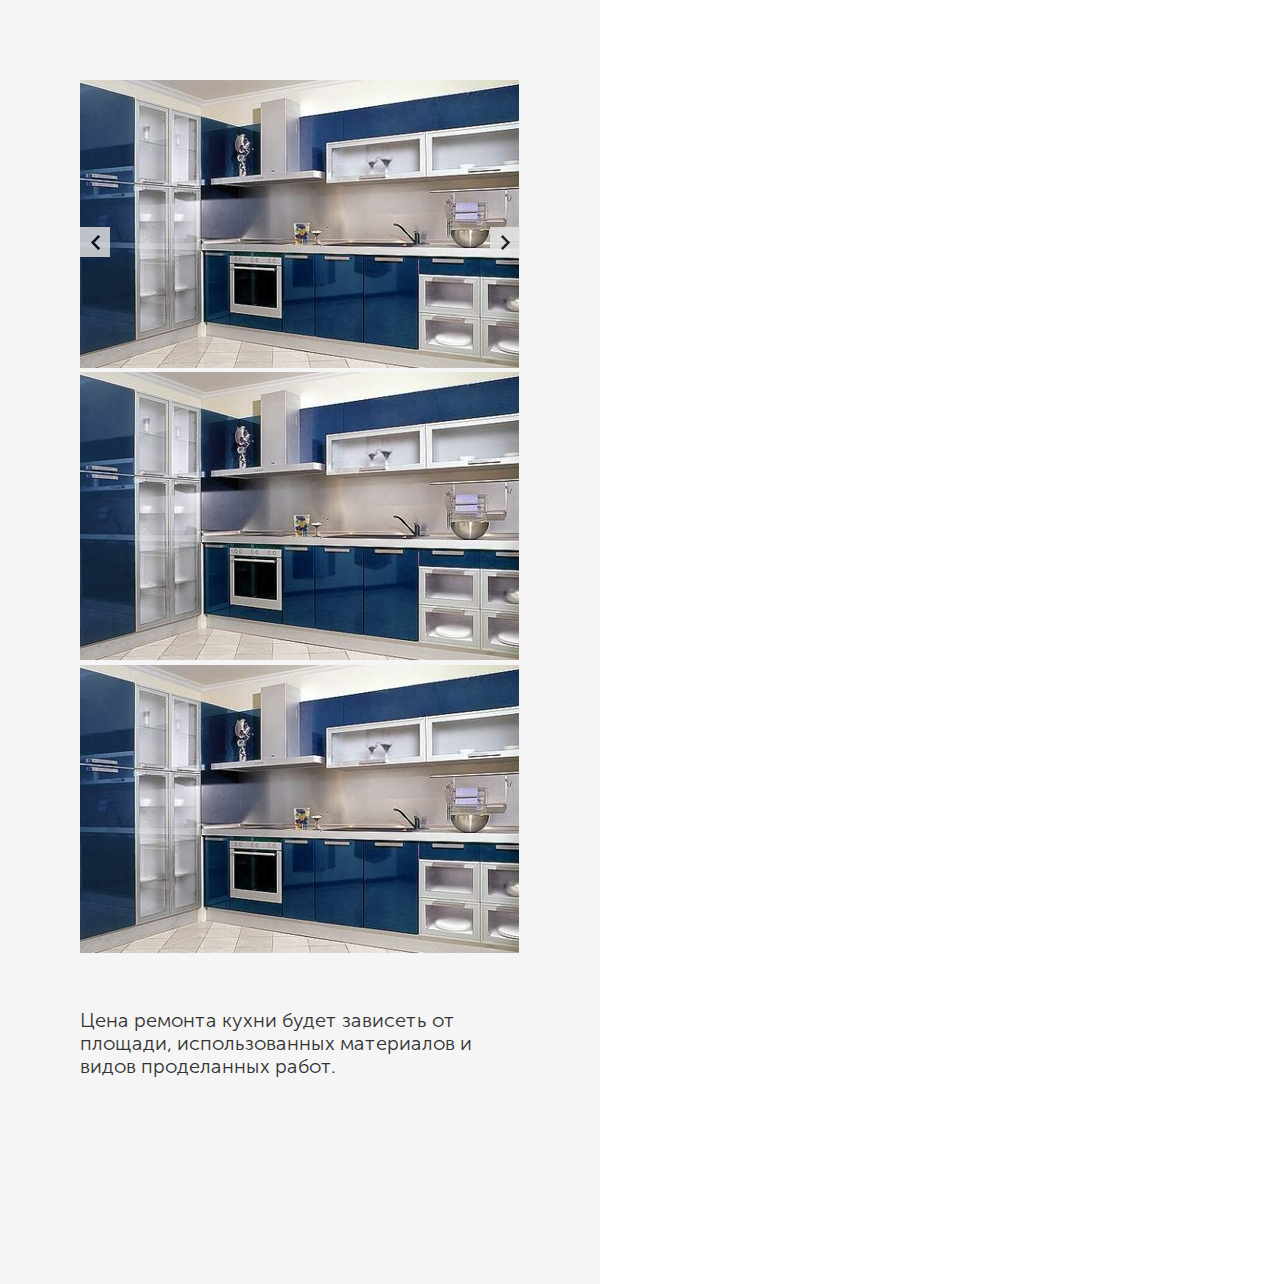
<file: src/kitchen.html>
<!DOCTYPE html>
<html lang="ru">

<head>
	<meta charset="UTF-8">
	<meta name="viewport" content="width=device-width, initial-scale=1.0">
	<link rel="stylesheet" href="css/normalize.css">
	<link rel="stylesheet" href="css/slick.css">
	<link rel="stylesheet" href="css/style.css">
	<title>kitchen</title>
</head>

<body>
	<div class="repair">
		<div class="repair-slider">
			<div class="repair-slider__item">
				<img src="img/repair/kitchen.jpg" alt="">
			</div>
			<div class="repair-slider__item">
				<img src="img/repair/kitchen.jpg" alt="">
			</div>
			<div class="repair-slider__item">
				<img src="img/repair/kitchen.jpg" alt="">
			</div>
		</div>

		<div class="arrows repair-arrows">
			<div class="repair-arrows__left">
				<img src="img/repair/arrow-left.png" alt="">
			</div>
			<!-- /.offer-arrows__left -->
			<div class="repair-arrows__right">
				<img src="img/repair/arrow-right.png" alt="">
			</div>
			<!-- /.offer-arrows__right -->
		</div>

		<p class="repair__description">Цена ремонта кухни будет зависеть от площади, использованных материалов и видов
			проделанных работ.</p>

	</div>




	<script src="https://code.jquery.com/jquery-3.4.1.min.js"
		integrity="sha256-CSXorXvZcTkaix6Yvo6HppcZGetbYMGWSFlBw8HfCJo=" crossorigin="anonymous"></script>
	<script src="js/slick.min.js"></script>
	<!-- 	<script src="js/slider.js"></script> -->
	<script>
		$('.repair-slider').slick({
			slidesToShow: 1,
			slidesToScroll: 1,
			prevArrow: $('.repair-arrows__left'),
			nextArrow: $('.repair-arrows__right')
		});
	</script>
</body>

</html>
</file>
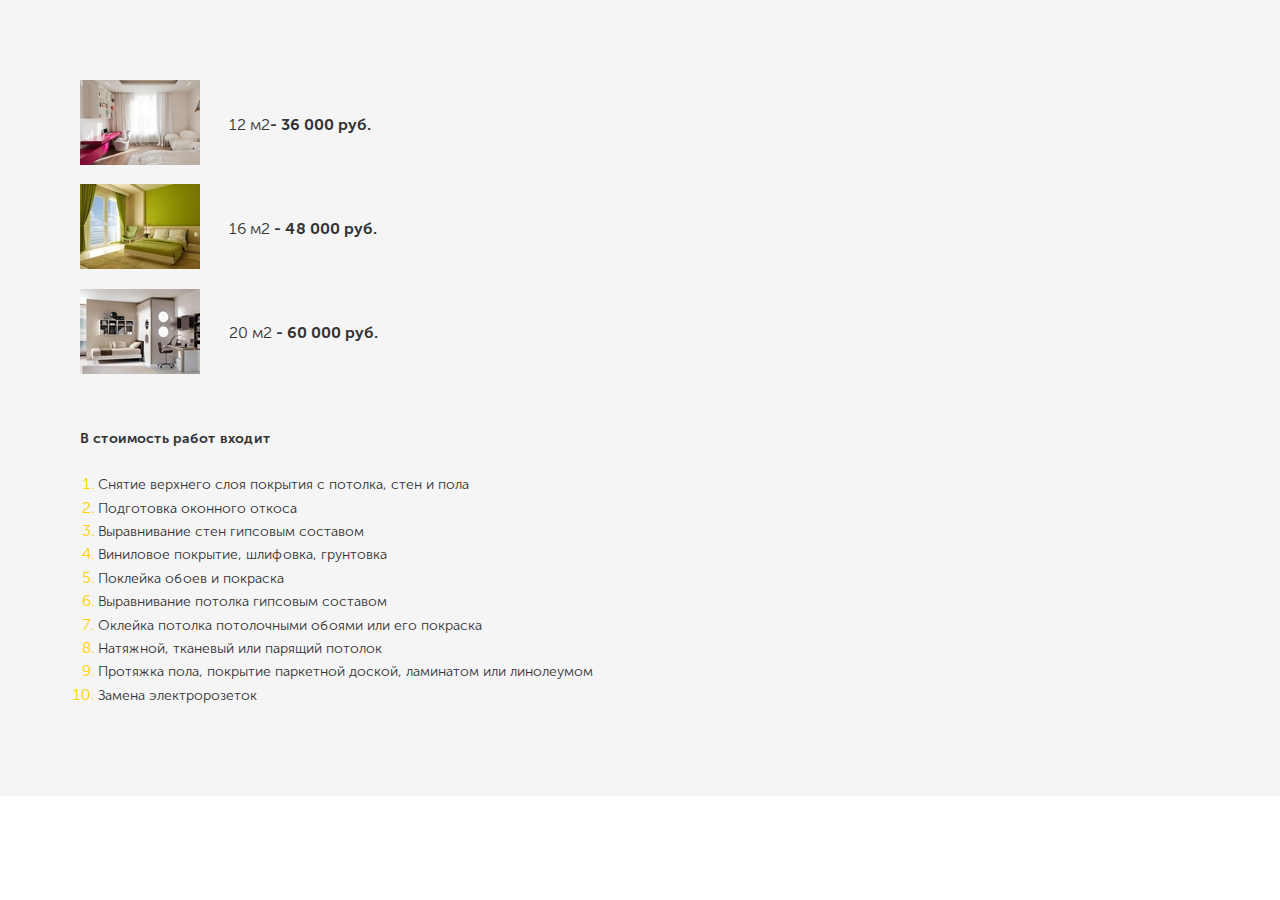
<file: src/living.html>
<!DOCTYPE html>
<html lang="en">

<head>
	<meta charset="UTF-8">
	<meta name="viewport" content="width=device-width, initial-scale=1.0">
	<link rel="stylesheet" href="css/normalize.css">
	<link rel="stylesheet" href="css/style.css">
	<title>living</title>
</head>

<body>
	<div class="living">
		<div class="living-repair living__repair">
			<div class="living-repair__image">
				<img src="img/living/living-1.jpg" alt="living-1">
			</div>
			<div class="living-repair__text">
				<span class="living-repair__value">12 м2<span class="text-strong">- 36 000 руб.</span></span>
			</div>
		</div>

		<div class="living-repair living__repair">
			<div class="living-repair__image">
				<img src="img/living/living-2.jpg" alt="living-2">
			</div>
			<div class="living-repair__text">
				<span class="living-repair__value">16 м2 <span class="text-strong">- 48 000 руб.</span></span>
			</div>
		</div>

		<div class="living-repair living__repair">
			<div class="living-repair__image">
				<img src="img/living/living-3.jpg" alt="living-3">
			</div>
			<div class="living-repair__text">
				<span class="living-repair__value">20 м2 <span class="text-strong">- 60 000 руб.</span></span>
			</div>
		</div>

		<div class="living-service living__service">
			<p class="living-service__title">В стоимость работ входит</p>
			<ul class="living-list">
				<li class="living-list__item">
					<span class="living-list__text">Снятие верхнего слоя покрытия с потолка, стен и пола</span>
				</li>
				<li class="living-list__item">
					<span class="living-list__text">Подготовка оконного откоса</span>
				</li>
				<li class="living-list__item">
					<span class="living-list__text">Выравнивание стен гипсовым составом</span>
				</li>
				<li class="living-list__item">
					<span class="living-list__text">Виниловое покрытие, шлифовка, грунтовка</span>
				</li>
				<li class="living-list__item">
					<span class="living-list__text">Поклейка обоев и покраска</span>
				</li>
				<li class="living-list__item">
					<span class="living-list__text">Выравнивание потолка гипсовым составом</span>
				</li>
				<li class="living-list__item">
					<span class="living-list__text">Оклейка потолка потолочными обоями или его покраска</span>
				</li>
				<li class="living-list__item">
					<span class="living-list__text">Натяжной, тканевый или парящий потолок</span>
				</li>
				<li class="living-list__item">
					<span class="living-list__text">Протяжка пола, покрытие паркетной доской, ламинатом или линолеумом</span>
				</li>
				<li class="living-list__item">
					<span class="living-list__text">Замена электророзеток</span>
				</li>
				
			</ul>
		</div>

	</div>
</body>

</html>
</file>
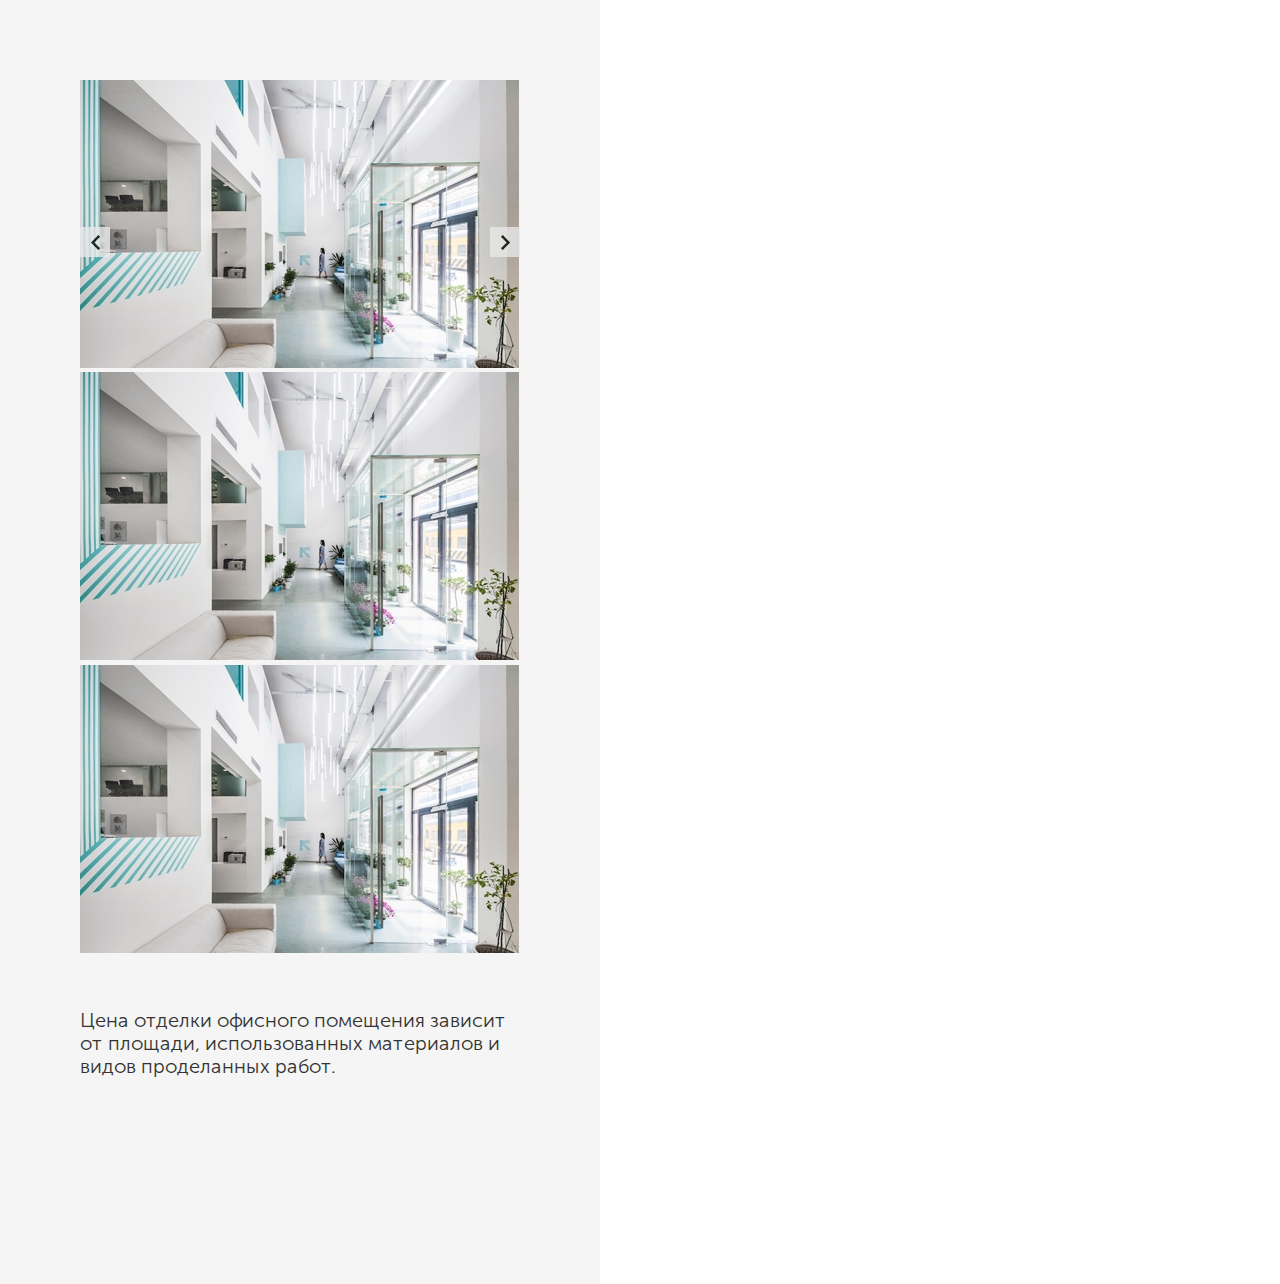
<file: src/office.html>
<!DOCTYPE html>
<html lang="ru">

<head>
	<meta charset="UTF-8">
	<meta name="viewport" content="width=device-width, initial-scale=1.0">
	<link rel="stylesheet" href="css/normalize.css">
	<link rel="stylesheet" href="css/slick.css">
	<link rel="stylesheet" href="css/style.css">
	<title>office</title>
</head>

<body>
	<div class="repair">
			<div class="repair-slider">
				<div class="repair-slider__item">
					<img src="img/repair/office-1.jpg" alt="">
				</div>
				<div class="repair-slider__item">
					<img src="img/repair/office-1.jpg" alt="">
				</div>
				<div class="repair-slider__item"
				><img src="img/repair/office-1.jpg" alt="">
			</div>
			</div>

			<div class="arrows repair-arrows">
				<div class="repair-arrows__left">
					<img src="img/repair/arrow-left.png" alt="">
				</div>
				<!-- /.offer-arrows__left -->
				<div class="repair-arrows__right">
					<img src="img/repair/arrow-right.png" alt="">
				</div>
				<!-- /.offer-arrows__right -->
			</div>

			<p class="repair__description">Цена отделки офисного помещения зависит от площади, использованных материалов и видов
				проделанных работ.</p>

		</div>




	<script src="https://code.jquery.com/jquery-3.4.1.min.js"
		integrity="sha256-CSXorXvZcTkaix6Yvo6HppcZGetbYMGWSFlBw8HfCJo=" crossorigin="anonymous"></script>
	<script src="js/slick.min.js"></script>
<!-- 	<script src="js/slider.js"></script> -->
<script>
		$('.repair-slider').slick({
		slidesToShow: 1,
		slidesToScroll: 1,
		prevArrow: $('.repair-arrows__left'),
		nextArrow: $('.repair-arrows__right')
		});
</script>
</body>

</html>
</file>
<file: src/css/style.css>
@charset "UTF-8";
/** Подключаем шрифты **/
@font-face {
  font-family: 'Museo Sans Light';
  src: url("../fonts/MuseoSansCyrl/MuseoSansCyrl-300.eot");
  src: url("../fonts/MuseoSansCyrl/MuseoSansCyrl-300.eot?#iefix") format("embedded-opentype"), url("../fonts/MuseoSansCyrl/MuseoSansCyrl-300.woff") format("woff"), url("../fonts/MuseoSansCyrl/MuseoSansCyrl-300.ttf") format("truetype");
  font-weight: 300;
  font-style: normal;
}

@font-face {
  font-family: 'Museo Sans Bold';
  src: url("../fonts/MuseoSansCyrl/MuseoSansCyrl-700.eot");
  src: url("../fonts/MuseoSansCyrl/MuseoSansCyrl-700.eot?#iefix") format("embedded-opentype"), url("../fonts/MuseoSansCyrl/MuseoSansCyrl-700.woff") format("woff"), url("../fonts/MuseoSansCyrl/MuseoSansCyrl-700.ttf") format("truetype");
  font-weight: normal;
  font-style: normal;
}

/** Стили общего характера **/
* {
  -webkit-box-sizing: border-box;
          box-sizing: border-box;
}

body {
  font-family: 'Museo Sans Light', sans-serif;
  font-weight: 300;
  color: #333333;
}

img {
  max-width: 100%;
}

input {
  outline: none;
}

a {
  text-decoration: none;
}

.container {
  width: 1170px;
  margin: auto;
}

.button {
  border-radius: 10px;
  background-color: #ffd200;
  border: none;
  font-size: 16px;
  font-family: 'Museo Sans Bold', sans-serif;
  font-weight: 700;
}

.button:hover {
  background-color: #ffdb33;
  cursor: pointer;
}

.section {
  padding-top: 90px;
  padding-bottom: 95px;
}

.section-title {
  margin: 0;
  font-family: 'Museo Sans Bold', sans-serif;
  font-weight: 700;
  font-size: 24px;
  text-align: center;
}

.section-subtitle {
  display: block;
  font-size: 16px;
}

.input {
  border-radius: 10px;
  border: 1px solid #dddddd;
  padding: 23px 26px;
  font-size: 15px;
  color: #333333;
}

.input:focus {
  border: 1px solid #ffd200;
}

.arrows__left:hover, .arrows__right:hover {
  cursor: pointer;
}

.text-strong {
  color: #333333;
  font-family: 'Museo Sans Bold', sans-serif;
  font-weight: 700;
}

.invalid {
  color: #FF0000;
  border: 1px solid #FF0000;
}

.invalid:focus {
  border: 1px solid #FF0000;
}

div.invalid {
  text-align: center;
  font-family: 'Museo Sans Bold', sans-serif;
  font-weight: 700;
  border: none;
  font-size: 13px;
}

.map-hint {
  font-size: 15px;
  line-height: 50px;
  width: 350px;
  height: 50px;
  border: 2px solid #ffd200;
  font-family: 'Museo Sans Bold', sans-serif;
  font-weight: 700;
}

/*Стили навигационной панели navbar*/
.navbar {
  padding: 7px 0 8px 0;
}

.navbar-block {
  display: -webkit-box;
  display: -ms-flexbox;
  display: flex;
  -webkit-box-pack: justify;
      -ms-flex-pack: justify;
          justify-content: space-between;
  -webkit-box-align: center;
      -ms-flex-align: center;
          align-items: center;
}

.navbar__info {
  display: -webkit-box;
  display: -ms-flexbox;
  display: flex;
  -webkit-box-align: center;
      -ms-flex-align: center;
          align-items: center;
  text-align: right;
}

.navbar__phone {
  display: inline-block;
  margin-top: 9px;
  font-family: 'Museo Sans Bold', sans-serif;
  font-weight: 700;
  font-size: 20px;
  color: #333333;
}

.navbar__address {
  display: -webkit-box;
  display: -ms-flexbox;
  display: flex;
  -webkit-box-orient: vertical;
  -webkit-box-direction: normal;
      -ms-flex-direction: column;
          flex-direction: column;
  color: #333333;
  font-family: 'Museo Sans Light', sans-serif;
  font-weight: 300;
  font-size: 13px;
}

.navbar__button {
  padding: 18px 30px;
  margin-left: 30px;
  font-size: 13px;
}

/*Стили главного экрана hero*/
.hero {
  padding: 50px 0 46px;
  background-color: #f5f5f5;
}

.hero-block {
  display: -webkit-box;
  display: -ms-flexbox;
  display: flex;
}

.hero-text {
  -ms-flex-preferred-size: 50%;
      flex-basis: 50%;
}

.hero-text__title {
  margin-bottom: 37px;
  font-size: 41px;
  font-family: 'Museo Sans Bold', sans-serif;
  font-weight: 700;
  line-height: 55px;
}

.hero-text__subtitle {
  margin-bottom: 67px;
  font-family: 'Museo Sans Bold', sans-serif;
  font-weight: 700;
  font-size: 20px;
}

.hero-list__items {
  display: -webkit-box;
  display: -ms-flexbox;
  display: flex;
  -webkit-box-align: center;
      -ms-flex-align: center;
          align-items: center;
  margin-bottom: 26px;
}

.hero-list__items:last-child {
  margin-bottom: 0;
}

.hero-list__text {
  display: inline-block;
  max-width: 250px;
  font-size: 14px;
  line-height: 24px;
}

.hero-list__image {
  display: -webkit-box;
  display: -ms-flexbox;
  display: flex;
  -webkit-box-pack: center;
      -ms-flex-pack: center;
          justify-content: center;
  -webkit-box-align: center;
      -ms-flex-align: center;
          align-items: center;
  margin-right: 30px;
  width: 40px;
  height: 40px;
  border: 2px solid #ffd200;
  border-radius: 50%;
}

.hero__img {
  margin-left: 15px;
}

.hero-img_shadow {
  -webkit-box-shadow: 7px 5px 10px rgba(0, 0, 0, 0.05), 16px 22px 35px rgba(0, 0, 0, 0.05);
          box-shadow: 7px 5px 10px rgba(0, 0, 0, 0.05), 16px 22px 35px rgba(0, 0, 0, 0.05);
}

/*Стили блока с формой offer*/
.offer {
  position: relative;
  padding-top: 77px;
  padding-bottom: 88px;
  background: url("../img/offer/offer-img.png") no-repeat center right;
  background-size: contain;
}

.offer::before {
  content: '';
  position: absolute;
  top: 0;
  left: 0;
  display: block;
  width: 50%;
  height: 100%;
  background-color: #fff;
}

.offer-block {
  position: relative;
  width: 50%;
  padding-right: 90px;
}

.offer__title {
  margin-bottom: 20px;
  max-width: 360px;
  line-height: 35px;
  text-align: left;
}

.offer__subtitle {
  margin-bottom: 30px;
  max-width: 240px;
}

.offer__input {
  width: 240px;
}

.offer__button {
  margin-bottom: 24px;
  width: 100%;
  padding: 27px 0;
}

.offer-feedback {
  display: -webkit-box;
  display: -ms-flexbox;
  display: flex;
  -webkit-box-pack: justify;
      -ms-flex-pack: justify;
          justify-content: space-between;
}

.offer-feedback__text {
  margin: 0;
  width: 224px;
  font-size: 15px;
  line-height: 24px;
}

.offer__text {
  margin: 0;
  margin-bottom: 10px;
  font-size: 15px;
}

.offer__phone {
  font-family: 'Museo Sans Bold', sans-serif;
  font-weight: 700;
  font-size: 15px;
  color: #333333;
}

.offer-form__input {
  display: -webkit-box;
  display: -ms-flexbox;
  display: flex;
  -webkit-box-pack: justify;
      -ms-flex-pack: justify;
          justify-content: space-between;
  -webkit-box-align: center;
      -ms-flex-align: center;
          align-items: center;
}

.offer-form__error {
  min-height: 90px;
}

.invalid-offer {
  color: #FF0000;
  border: 1px solid #FF0000;
}

.invalid-offer:focus {
  border: 1px solid #FF0000;
}

div.invalid-offer {
  text-align: center;
  font-family: 'Museo Sans Bold', sans-serif;
  font-weight: 700;
  border: none;
  font-size: 13px;
}

/*Стили блока с cлайдемом portfolio*/
.portfolio {
  background: #f5f5f5 url("../img/portfolio/bg-portfolio.jpg") repeat-y center left;
  background-size: 50%;
}

.portfolio__title {
  font-size: 30px;
  line-height: 45px;
  margin-bottom: 94px;
}

.portfolio__arrows {
  margin: auto;
  margin-top: 68px;
  max-width: 120px;
  display: -webkit-box;
  display: -ms-flexbox;
  display: flex;
  -webkit-box-pack: justify;
      -ms-flex-pack: justify;
          justify-content: space-between;
}

.slider__image {
  margin: auto;
}

/*Стили блока с  ценами price*/
.price__title {
  margin: auto;
  margin-bottom: 50px;
  max-width: 515px;
  font-size: 30px;
  line-height: 45px;
}

.price__subtitle {
  margin-bottom: 59px;
  text-align: center;
  font-size: 20px;
}

.price__card {
  margin-bottom: 30px;
}

.card {
  text-align: center;
  border: 1px solid #e8e8e8;
  -webkit-transition: 0.2s;
  transition: 0.2s;
}

.card:hover {
  -webkit-box-shadow: 0 20px 25px rgba(0, 0, 0, 0.1);
          box-shadow: 0 20px 25px rgba(0, 0, 0, 0.1);
}

.card:hover .card__image::before {
  opacity: 0.8;
}

.card__text {
  padding: 40px 0;
}

.card__title {
  margin-top: 0;
  margin-bottom: 28px;
  font-size: 18px;
  font-family: 'Museo Sans Light', sans-serif;
  font-weight: 300;
}

.card__image {
  position: relative;
}

.card__image_block {
  display: block;
}

.card__image::before {
  content: '';
  position: absolute;
  left: 0;
  top: 0;
  width: 100%;
  height: 100%;
  background-image: -webkit-gradient(linear, left bottom, left top, from(#ffd200), to(rgba(255, 255, 255, 0)));
  background-image: linear-gradient(to top, #ffd200 0%, rgba(255, 255, 255, 0) 100%);
  opacity: 0;
  -webkit-transition: 0.2s;
  transition: 0.2s;
}

.card__link {
  display: inline-block;
  position: relative;
  font-family: 'Museo Sans Bold', sans-serif;
  font-weight: 700;
  font-size: 16px;
  color: #333333;
}

.card__link:hover::after {
  height: 13px;
}

.card__link::after {
  content: '';
  position: absolute;
  bottom: -4px;
  left: 0;
  z-index: -1;
  display: block;
  width: 100%;
  height: 3px;
  background-color: #ffd200;
  -webkit-transition: 0.2s;
  transition: 0.2s;
}

.cards {
  display: -webkit-box;
  display: -ms-flexbox;
  display: flex;
  -webkit-box-pack: justify;
      -ms-flex-pack: justify;
          justify-content: space-between;
  -ms-flex-wrap: wrap;
      flex-wrap: wrap;
}

/*Стили блока "5 шагов для ремонта" steps*/
.step {
  position: relative;
  -ms-flex-preferred-size: 20%;
      flex-basis: 20%;
  text-align: center;
}

.step::after {
  content: '';
  position: absolute;
  top: -11px;
  right: -37px;
  width: 72px;
  height: 25px;
  background: url("../img/steps/arrow.png") no-repeat center;
}

.step:last-child::after {
  display: none;
}

.step__image {
  margin: auto;
  margin-bottom: 30px;
  display: -webkit-box;
  display: -ms-flexbox;
  display: flex;
  -webkit-box-pack: center;
      -ms-flex-pack: center;
          justify-content: center;
  -webkit-box-align: center;
      -ms-flex-align: center;
          align-items: center;
  width: 100px;
  height: 100px;
  border: 3px solid #ffd200;
  border-radius: 50%;
}

.step__text {
  margin: auto;
  max-width: 151px;
  font-size: 14px;
  line-height: 20px;
}

.steps {
  padding-top: 32px;
}

.steps__title {
  margin: auto;
  margin-bottom: 48px;
  max-width: 670px;
  font-size: 30px;
  line-height: 45px;
}

.steps__subtitle {
  font-size: 20px;
  margin-bottom: 68px;
  text-align: center;
}

.steps-block {
  display: -webkit-box;
  display: -ms-flexbox;
  display: flex;
  -ms-flex-wrap: wrap;
      flex-wrap: wrap;
}

/*Стили для блока info*/
.info {
  background-color: #ffd200;
}

.info__title {
  margin: 0;
  text-align: center;
  font-size: 32px;
  line-height: 50px;
}

/*Стили для блока service*/
.service-card {
  width: 370px;
  background-color: #f5f5f5;
}

.service-card__text {
  margin-top: 0;
  margin-bottom: 50px;
  padding: 30px 0 0 26px;
  max-width: 310px;
  font-size: 16px;
  line-height: 23px;
}

.service-card__img {
  display: block;
  height: 270px;
  width: 100%;
}

.service-cards {
  display: -webkit-box;
  display: -ms-flexbox;
  display: flex;
  -webkit-box-pack: justify;
      -ms-flex-pack: justify;
          justify-content: space-between;
  -ms-flex-wrap: wrap;
      flex-wrap: wrap;
}

/*Стили для блока agreement*/
.agreement {
  padding-top: 30px;
  padding-bottom: 100px;
}

.agreement__title {
  max-width: 650px;
  margin: auto;
  margin-bottom: 99px;
}

.agreement-wrap {
  display: -webkit-box;
  display: -ms-flexbox;
  display: flex;
  -webkit-box-pack: justify;
      -ms-flex-pack: justify;
          justify-content: space-between;
  -ms-flex-wrap: wrap;
      flex-wrap: wrap;
}

.agreement-block {
  max-width: 300px;
  text-align: center;
  margin: 0 auto;
}

.agreement__image {
  padding: 21px;
  background-color: #f5f5f5;
  max-width: 270px;
  height: 360px;
}

.agreement__text {
  margin: 0;
  margin-top: 41px;
  color: #333333;
  font-family: 'Museo Sans Light', sans-serif;
  font-weight: 300;
  font-size: 18px;
  line-height: 24px;
}

@media (max-width: 1200px) {
  .agreement__block {
    margin-bottom: 30px;
  }
  .agreement__block:last-child {
    margin-bottom: 0;
  }
  .agreement__title {
    font-size: 25px;
  }
}

@media (max-width: 768px) {
  .agreement-wrap {
    -webkit-box-orient: vertical;
    -webkit-box-direction: normal;
        -ms-flex-direction: column;
            flex-direction: column;
  }
  .agreement__title {
    margin-bottom: 49px;
    max-width: 220px;
    font-size: 18px;
    line-height: 1.25;
  }
  .agreement__text {
    max-width: 222px;
    font-size: 14px;
    margin: 0 auto;
    margin-top: 28px;
    line-height: 1.3;
  }
}

/*Стили для блока brif*/
.brif {
  background-image: url("../img/brif/brif-color-bg.jpg"), url("../img/brif/brif-bg.jpg");
  background-position: left top, right top;
  background-size: 50%, contain;
  background-repeat: repeat-y, no-repeat;
  padding-top: 100px;
  padding-bottom: 77px;
}

.brif-block {
  display: -webkit-box;
  display: -ms-flexbox;
  display: flex;
}

.brif__interview {
  -ms-flex-preferred-size: 50%;
      flex-basis: 50%;
}

.brif__form {
  -ms-flex-preferred-size: 50%;
      flex-basis: 50%;
  padding-left: 213px;
  text-align: center;
}

.brif__input {
  width: 100%;
  max-width: 370px;
}

.brif__button {
  display: block;
  margin-bottom: 33px;
  width: 100%;
  max-width: 370px;
  height: 70px;
}

.brif-form__input {
  min-height: 80px;
}

.brif-form__input:last-of-type {
  min-height: 95px;
}

.interview {
  padding-right: 70px;
}

.interview__title {
  margin: 0;
  margin-bottom: 43px;
  font-size: 22px;
  line-height: 33px;
}

.interview__subtitle {
  margin-bottom: 94px;
}

.interview-list__item {
  display: -webkit-box;
  display: -ms-flexbox;
  display: flex;
  margin-bottom: 25px;
  -webkit-box-align: center;
      -ms-flex-align: center;
          align-items: center;
  font-family: 'Museo Sans Bold', sans-serif;
  font-weight: 700;
}

.interview-list__item:nth-child(3) {
  margin-bottom: 44px;
}

.interview-list__counter {
  margin-right: 32px;
  display: inline-block;
  text-align: center;
  line-height: 35px;
  font-size: 14px;
  width: 35px;
  height: 35px;
  border: 2px solid #333333;
  border-radius: 50%;
}

.interview-list__text {
  max-width: 372px;
  font-size: 18px;
}

.form__title {
  margin-bottom: 52px;
  font-size: 22px;
  line-height: 29px;
}

.form__subtitle {
  margin-bottom: 50px;
}

.form__direction {
  display: inline-block;
  font-size: 15px;
}

/*Стили для блока footer*/
.footer {
  display: -webkit-box;
  display: -ms-flexbox;
  display: flex;
}

.map {
  width: 50%;
  height: 650px;
}

.contacts-block {
  display: -webkit-box;
  display: -ms-flexbox;
  display: flex;
  -webkit-box-pack: start;
      -ms-flex-pack: start;
          justify-content: flex-start;
  padding-top: 70px;
  padding-left: 210px;
  padding-bottom: 97px;
}

.contacts__title {
  margin-bottom: 87px;
  max-width: 293px;
  line-height: 33px;
  font-family: 'Museo Sans Bold', sans-serif;
  font-weight: 700;
  font-size: 22px;
}

.contacts-list__item {
  display: -webkit-box;
  display: -ms-flexbox;
  display: flex;
  -webkit-box-align: start;
      -ms-flex-align: start;
          align-items: flex-start;
  margin-bottom: 31px;
}

.contacts-list__icon {
  margin-right: 23px;
  padding-top: 6px;
  width: 20px;
  height: 20px;
  text-align: center;
  line-height: 20px;
}

.contacts-list__text {
  font-size: 16px;
  line-height: 26px;
}

/*Стили для блока bath*/
.bath {
  padding: 80px;
  background-color: #f5f5f5;
}

.bath__repair {
  margin-bottom: 15px;
}

.bath-repair {
  display: -webkit-box;
  display: -ms-flexbox;
  display: flex;
  -webkit-box-align: center;
      -ms-flex-align: center;
          align-items: center;
}

.bath-repair__image {
  margin-right: 29px;
}

.bath-repair__title {
  position: relative;
  margin: 0;
  margin-bottom: 23px;
  font-family: 'Museo Sans Bold', sans-serif;
  font-weight: 700;
  font-size: 16px;
}

.bath-repair__value {
  display: block;
  font-size: 16px;
}

.bath__service {
  margin-top: 53px;
}

.bath-service__title {
  margin-bottom: 28px;
  font-family: 'Museo Sans Bold', sans-serif;
  font-weight: 700;
  font-size: 14px;
}

.bath-list {
  max-width: 600px;
  list-style: disk;
  color: #ffd200;
  padding-left: 18px;
}

.bath-list__text {
  color: #333333;
  font-size: 14px;
  font-family: 'Museo Sans Light', sans-serif;
  font-weight: 300;
}

.bath-list__item {
  margin-bottom: 5px;
}

/*Стили для блока living*/
.living {
  padding: 80px;
  padding-bottom: 76px;
  background-color: #f5f5f5;
}

.living__repair {
  margin-bottom: 15px;
}

.living-repair {
  display: -webkit-box;
  display: -ms-flexbox;
  display: flex;
  -webkit-box-align: center;
      -ms-flex-align: center;
          align-items: center;
}

.living-repair__image {
  margin-right: 29px;
}

.living-repair__title {
  position: relative;
  margin: 0;
  margin-bottom: 23px;
  font-family: 'Museo Sans Bold', sans-serif;
  font-weight: 700;
  font-size: 16px;
}

.living-repair__value {
  display: block;
  font-size: 16px;
}

.living__service {
  margin-top: 53px;
}

.living-service__title {
  margin-bottom: 28px;
  font-family: 'Museo Sans Bold', sans-serif;
  font-weight: 700;
  font-size: 14px;
}

.living-list {
  max-width: 600px;
  list-style: disk;
  color: #ffd200;
  padding-left: 18px;
}

.living-list__text {
  color: #333333;
  font-size: 14px;
  font-family: 'Museo Sans Light', sans-serif;
  font-weight: 300;
}

.living-list__item {
  margin-bottom: 5px;
}

/*Стили для блока repair*/
.repair {
  width: 600px;
  padding: 80px;
  padding-bottom: 186px;
  background-color: #f5f5f5;
  position: relative;
}

.repair-arrows__left, .repair-arrows__right {
  position: absolute;
  display: -webkit-box;
  display: -ms-flexbox;
  display: flex;
  -webkit-box-pack: center;
      -ms-flex-pack: center;
          justify-content: center;
  -webkit-box-align: center;
      -ms-flex-align: center;
          align-items: center;
  width: 30px;
  height: 30px;
  background-color: #e8e8e8;
  opacity: 0.8;
}

.repair-arrows__left {
  top: 227px;
  left: 80px;
}

.repair-arrows__right {
  top: 227px;
  right: 80px;
}

.repair__description {
  margin-top: 52px;
  font-size: 20px;
}

/*Стили для модального окна*/
.modal {
  position: fixed;
  left: 0;
  top: 0;
  width: 100%;
  height: 100%;
  background-color: rgba(0, 0, 0, 0.5);
  display: none;
}

.modal_active {
  display: -webkit-box;
  display: -ms-flexbox;
  display: flex;
}

.modal-dialog {
  position: relative;
  margin: auto;
  display: -webkit-box;
  display: -ms-flexbox;
  display: flex;
  -webkit-box-pack: justify;
      -ms-flex-pack: justify;
          justify-content: space-between;
  width: 100%;
  background-color: #fff;
}

.modal-dialog__close {
  position: absolute;
  top: 0;
  right: 0;
  z-index: 999;
}

.modal-column {
  -ms-flex-preferred-size: 50%;
      flex-basis: 50%;
}

.modal__column {
  text-align: center;
  padding: 76px 100px;
}

.modal__title {
  margin-bottom: 45px;
  font-size: 22px;
  line-height: 33px;
}

.modal__subtitle {
  margin-bottom: 53px;
  font-size: 16px;
}

.modal__input {
  width: 100%;
  min-height: 65px;
}

.modal-form__input {
  min-height: 80px;
}

.modal-form__input:last-of-type {
  min-height: 95px;
}

.modal-form__link {
  font-family: 'Museo Sans Bold', sans-serif;
  font-weight: 700;
  color: #333333;
  font-size: 24px;
}

.modal__button {
  display: block;
  margin-bottom: 33px;
  width: 100%;
  height: 70px;
}

.form__direction {
  display: block;
  margin: auto;
  margin-bottom: 13px;
  max-width: 271px;
  font-size: 15px;
  line-height: 20px;
}

/** dekstop and mobile **/
@media (max-width: 1200px) {
  .container {
    width: 970px;
  }
  .hero-block {
    -webkit-box-orient: vertical;
    -webkit-box-direction: normal;
        -ms-flex-direction: column;
            flex-direction: column;
  }
  .hero-text__title {
    max-width: 480px;
  }
  .hero__img {
    margin-top: 38px;
  }
  .offer {
    background-size: cover;
  }
  .offer-block {
    padding-right: 70px;
  }
  .offer__input {
    width: 100%;
  }
  .offer-form__input {
    -webkit-box-orient: vertical;
    -webkit-box-direction: normal;
        -ms-flex-direction: column;
            flex-direction: column;
  }
  .offer-form__error {
    width: 100%;
    min-height: 80px;
  }
  .step {
    margin-bottom: 30px;
    -ms-flex-preferred-size: 50%;
        flex-basis: 50%;
  }
  .step::after {
    display: none;
  }
  .steps-block {
    -webkit-box-pack: center;
        -ms-flex-pack: center;
            justify-content: center;
  }
  .service-card {
    margin-bottom: 40px;
  }
  .service-card:last-child {
    margin-bottom: 0;
  }
  .service-cards {
    -ms-flex-pack: distribute;
        justify-content: space-around;
  }
  .brif__form {
    padding-left: 120px;
  }
  .interview {
    padding-right: 30px;
  }
  .interview__title {
    font-size: 20px;
  }
  .form__title {
    font-size: 20px;
  }
  .contacts-block {
    padding-left: 120px;
  }
  .repair {
    max-width: 500px;
  }
  .repair-arrows__left, .repair-arrows__right {
    top: 188px;
  }
  .repair-slider__item {
    max-width: 340px;
  }
  .repair__description {
    margin-top: 25px;
    font-size: 16px;
  }
  .modal__column {
    padding: 50px 90px;
  }
  .modal__title {
    margin-bottom: 32px;
    font-size: 19px;
    line-height: 24px;
  }
  .modal__subtitle {
    max-width: 200px;
    margin: auto;
    margin-bottom: 20px;
    font-size: 14px;
  }
  .modal-form__link {
    font-size: 20px;
  }
  .modal-form__input:last-of-type {
    min-height: 80px;
  }
  .modal__button {
    margin-bottom: 20px;
    font-size: 14px;
  }
  .modal__description {
    margin-bottom: 13px;
    font-size: 14px;
    max-width: 200px;
  }
}

@media (max-width: 992px) {
  .container {
    width: 750px;
  }
  .hero-img_shadow {
    width: 480px;
  }
  .offer-block {
    padding-right: 30px;
  }
  .offer__title {
    font-size: 23px;
  }
  .offer__subtitle {
    font-size: 15px;
  }
  .offer__button {
    font-size: 15px;
  }
  .offer-feedback {
    -webkit-box-orient: vertical;
    -webkit-box-direction: normal;
        -ms-flex-direction: column;
            flex-direction: column;
  }
  .offer-feedback__text {
    margin-bottom: 18px;
  }
  .portfolio {
    padding-top: 77px;
    padding-bottom: 92px;
  }
  .portfolio__title {
    margin-bottom: 40px;
    font-size: 23px;
    line-height: 1.4;
  }
  .portfolio__arrows {
    margin-top: 46px;
  }
  .price__title {
    margin-bottom: 40px;
    font-size: 23px;
    line-height: 1.4;
  }
  .price__subtitle {
    font-size: 17px;
  }
  .cards {
    -webkit-box-orient: vertical;
    -webkit-box-direction: normal;
        -ms-flex-direction: column;
            flex-direction: column;
    -webkit-box-align: center;
        -ms-flex-align: center;
            align-items: center;
  }
  .steps__title {
    margin-bottom: 40px;
    max-width: 550px;
    font-size: 23px;
    line-height: 1.4;
  }
  .steps__subtitle {
    font-size: 17px;
  }
  .info {
    padding: 72px 0;
  }
  .info__title {
    font-size: 23px;
  }
  .service-cards {
    -webkit-box-orient: vertical;
    -webkit-box-direction: normal;
        -ms-flex-direction: column;
            flex-direction: column;
    -webkit-box-align: center;
        -ms-flex-align: center;
            align-items: center;
  }
  .brif__form {
    padding-left: 80px;
  }
  .brif__button {
    font-size: 14px;
  }
  .interview__title {
    margin-bottom: 20px;
    font-size: 18px;
    line-height: 1.3;
  }
  .interview__subtitle {
    margin-bottom: 40px;
    font-size: 14px;
  }
  .interview-list__text {
    font-size: 14px;
    max-width: 210px;
  }
  .form__title {
    margin-bottom: 42px;
    font-size: 18px;
    line-height: 1.3;
  }
  .form__subtitle {
    margin-bottom: 40px;
    font-size: 14px;
  }
  .form__direction {
    font-size: 14px;
  }
  .footer {
    -webkit-box-orient: vertical;
    -webkit-box-direction: reverse;
        -ms-flex-direction: column-reverse;
            flex-direction: column-reverse;
  }
  .contacts-block {
    width: 100%;
    padding-left: 0;
    padding-bottom: 30px;
    display: -webkit-box;
    display: -ms-flexbox;
    display: flex;
    -webkit-box-pack: center;
        -ms-flex-pack: center;
            justify-content: center;
  }
  .map {
    width: 100%;
  }
  .repair {
    max-width: 380px;
    padding: 20px;
    padding-bottom: 155px;
  }
  .repair-arrows__left, .repair-arrows__right {
    top: 120px;
  }
  .repair-arrows__left {
    left: 20px;
  }
  .repair-arrows__right {
    right: 20px;
  }
  .repair__description {
    font-size: 14px;
  }
  .modal__column {
    padding: 20px 30px;
  }
  .modal__title {
    margin-bottom: 18px;
    font-size: 18px;
  }
  .modal-form__link {
    font-size: 18px;
  }
}

@media (max-width: 768px) {
  .container {
    width: 77%;
  }
  .navbar__contacts {
    display: none;
  }
  .navbar__button {
    padding: 15px 26px;
    font-size: 10px;
  }
  .navbar__logo {
    width: 91px;
  }
  .hero {
    padding: 32px 0 52px;
  }
  .hero-text__title {
    margin-bottom: 8px;
    max-width: 275px;
    font-size: 24px;
    line-height: 1.2;
  }
  .hero-text__subtitle {
    margin-top: 0;
    margin-bottom: 28px;
    max-width: 200px;
    font-size: 16px;
    line-height: 1.2;
  }
  .hero-list__items {
    margin-bottom: 21px;
  }
  .hero-list__text {
    max-width: 200px;
    font-size: 12px;
    line-height: 1.4;
  }
  .hero-list__image {
    margin-right: 15px;
  }
  .offer {
    padding-top: 48px;
    padding-bottom: 53px;
    background: #fff;
  }
  .offer-block {
    width: 100%;
    padding-right: 0;
  }
  .offer__title {
    margin-bottom: 15px;
    width: 260px;
    font-size: 18px;
    line-height: 1.3;
  }
  .offer__subtitle {
    margin-bottom: 27px;
    font-size: 14px;
  }
  .offer__button {
    margin-bottom: 20px;
    font-size: 14px;
    padding: 27px 0px;
  }
  .offer-feedback__text {
    margin-bottom: 9px;
  }
  .offer-form__error {
    min-height: 75px;
  }
  .portfolio {
    padding-top: 38px;
    padding-bottom: 30px;
  }
  .portfolio__title {
    font-size: 18px;
    margin-bottom: 41px;
    line-height: 1.3;
  }
  .price {
    padding-top: 50px;
    padding-bottom: 0;
  }
  .price__title {
    margin-bottom: 23px;
    font-size: 18px;
    line-height: 1.3;
  }
  .price__subtitle {
    font-size: 14px;
  }
  .card {
    margin-bottom: 33px;
  }
  .card__text {
    padding: 28px 0;
  }
  .card__title {
    margin-bottom: 12px;
    font-size: 14px;
  }
  .step {
    margin-bottom: 26px;
  }
  .step__image {
    margin-bottom: 32px;
  }
  .step__text {
    font-size: 12px;
    line-height: 16px;
  }
  .steps {
    padding-top: 18px;
    padding-bottom: 34px;
  }
  .steps__title {
    margin-bottom: 22px;
    max-width: 450px;
    font-size: 18px;
    line-height: 1.3;
  }
  .steps__subtitle {
    margin-bottom: 34px;
    font-size: 14px;
  }
  .steps-block {
    -webkit-box-orient: vertical;
    -webkit-box-direction: normal;
        -ms-flex-direction: column;
            flex-direction: column;
  }
  .info__title {
    font-size: 18px;
    line-height: 1.3;
  }
  .service {
    padding-top: 60px;
    padding-bottom: 36px;
  }
  .service-card {
    margin-bottom: 30px;
    width: 270px;
  }
  .service-card__text {
    margin-bottom: 35px;
    padding-left: 16px;
  }
  .service-card__img {
    height: 195px;
  }
  .service-card__text {
    font-size: 12px;
    line-height: 17px;
  }
  .brif {
    background-image: url("../img/brif/brif-color-bg.jpg"), url("../img/brif/brif-bg.jpg");
    background-position: center top, center bottom;
    background-size: 100% 50%, cover;
    background-repeat: repeat-x, no-repeat;
    padding-top: 43px;
    padding-bottom: 30px;
  }
  .brif-block {
    -webkit-box-orient: vertical;
    -webkit-box-direction: normal;
        -ms-flex-direction: column;
            flex-direction: column;
  }
  .brif__form {
    margin-top: 100px;
    padding-left: 0;
  }
  .brif__button {
    margin: auto;
    margin-bottom: 26px;
  }
  .brif-form__input {
    min-height: 75px;
  }
  .brif-form__input:last-of-type {
    min-height: 75px;
  }
  .interview {
    padding-right: 0;
  }
  .interview__title {
    max-width: 80%;
    margin-bottom: 10px;
  }
  .interview__subtitle {
    max-width: 65%;
  }
  .interview-list__counter {
    margin-right: 8px;
  }
  .interview-list__text {
    max-width: 75%;
  }
  .interview-list__item:nth-child(3) {
    margin-bottom: 21px;
  }
  .form__title {
    margin-bottom: 26px;
  }
  .form__subtitle {
    margin-bottom: 34px;
  }
  .form__direction {
    max-width: 135px;
    line-height: 24px;
    font-size: 14px;
  }
  .contacts-block {
    padding-top: 45px;
  }
  .contacts__title {
    margin-bottom: 26px;
    max-width: 262px;
    font-size: 18px;
    line-height: 1.3;
  }
  .contacts-list__icon {
    margin-right: 10px;
  }
  .repair {
    max-width: 278px;
    padding: 10px;
    padding-top: 35px;
  }
  .repair-slider__item {
    max-width: 258px;
  }
  .repair-arrows__left, .repair-arrows__right {
    top: 95px;
  }
  .repair-arrows__left {
    left: 10px;
  }
  .repair-arrows__right {
    right: 10px;
  }
  .modal-dialog {
    -webkit-box-orient: vertical;
    -webkit-box-direction: normal;
        -ms-flex-direction: column;
            flex-direction: column;
    max-width: 279px;
  }
  .modal__column {
    padding: 20px 10px;
  }
  .modal__title {
    margin-bottom: 14px;
    line-height: 1.3;
  }
  .form__direction {
    max-width: 210px;
    line-height: 1.3;
  }
}

@media (max-width: 480px) {
  .offer__button {
    padding: 19px 60px;
  }
  .portfolio {
    padding-bottom: 56px;
  }
  .slider__image {
    width: 246px;
    height: 186px;
  }
}
/*# sourceMappingURL=style.css.map */
</file>
